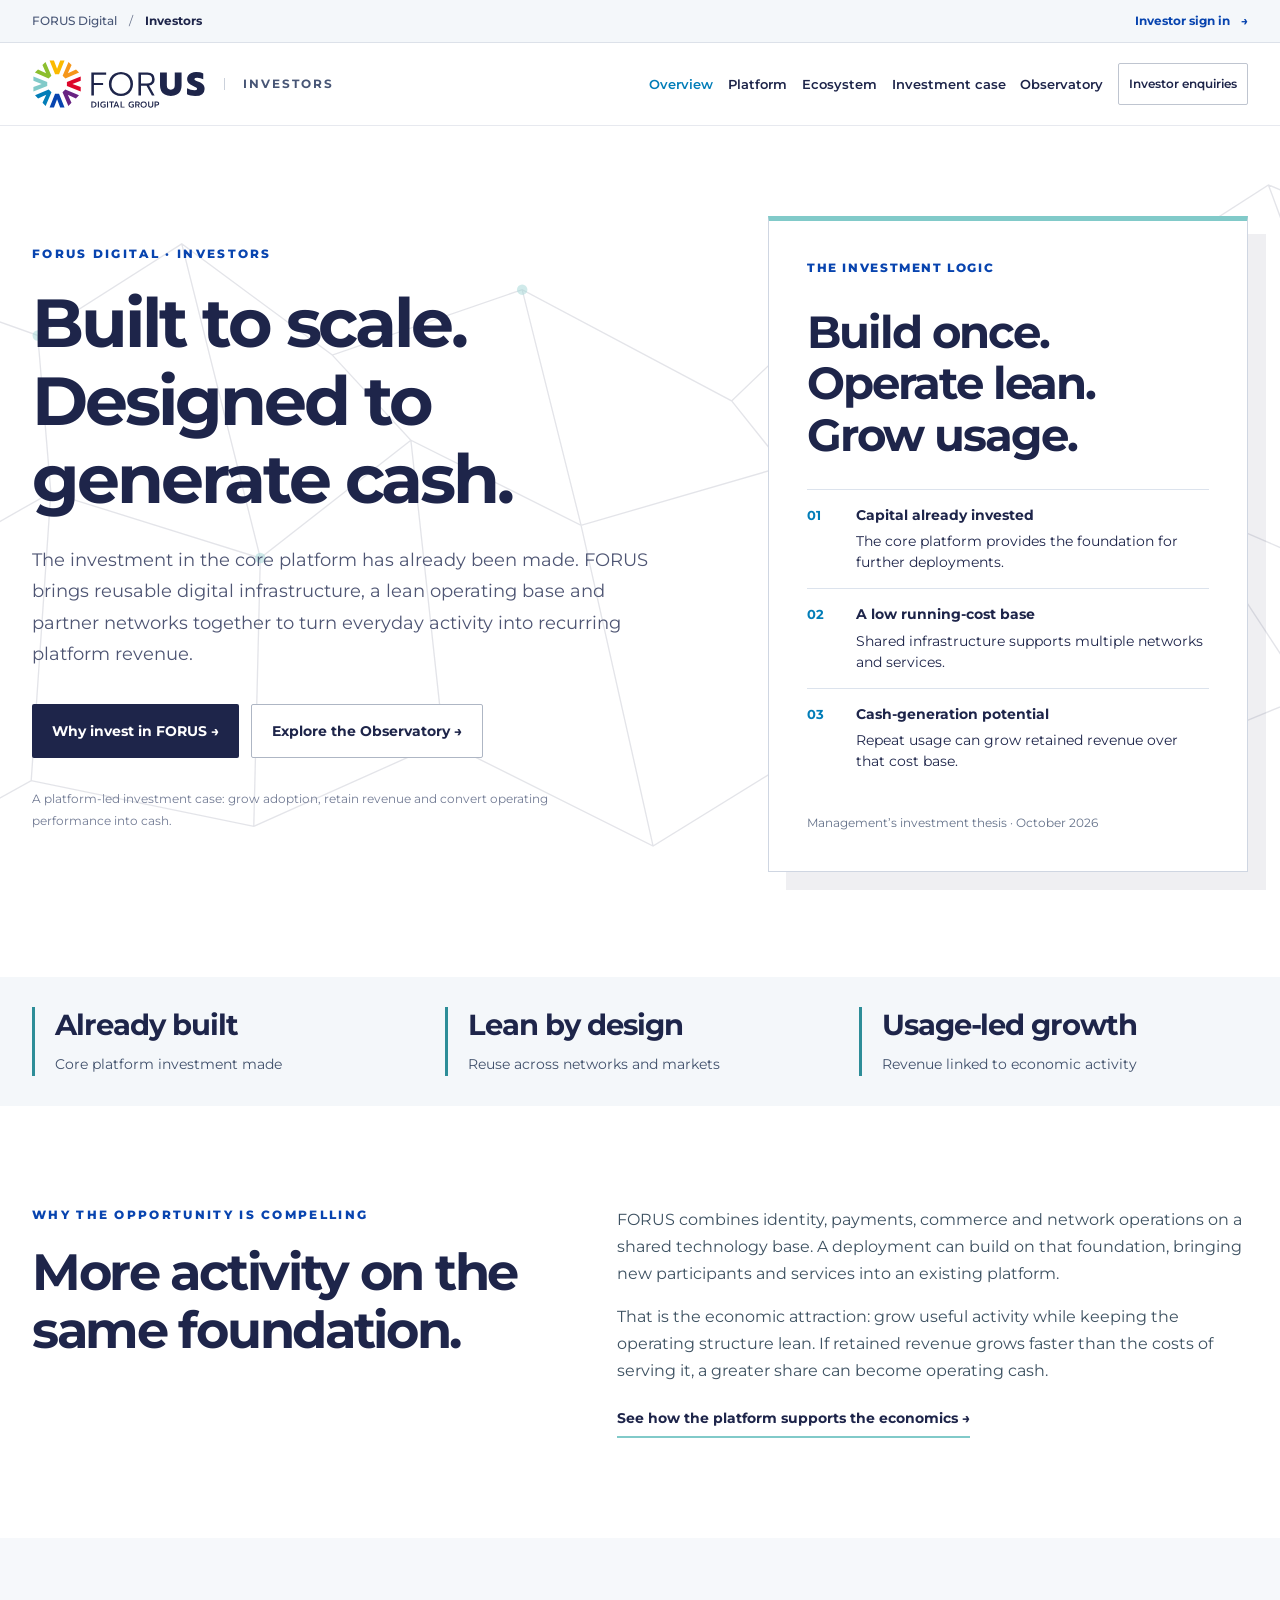
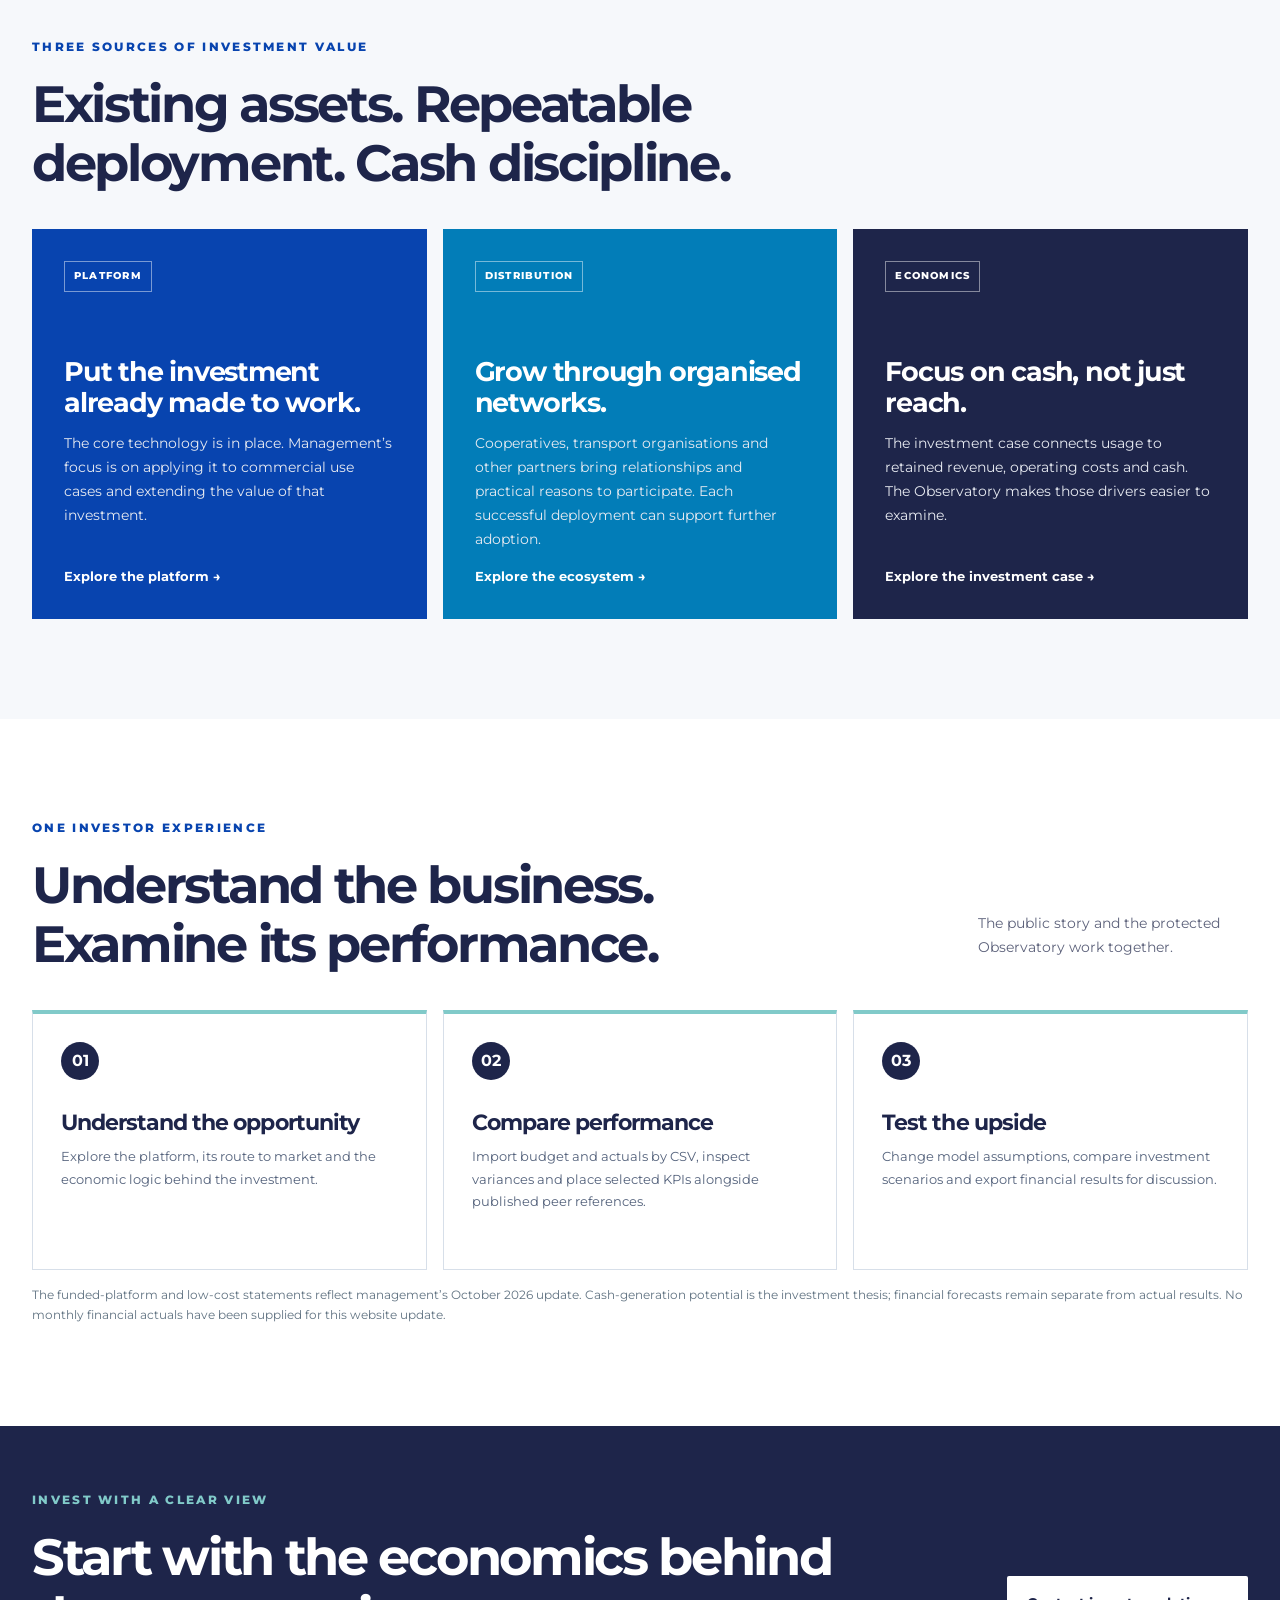
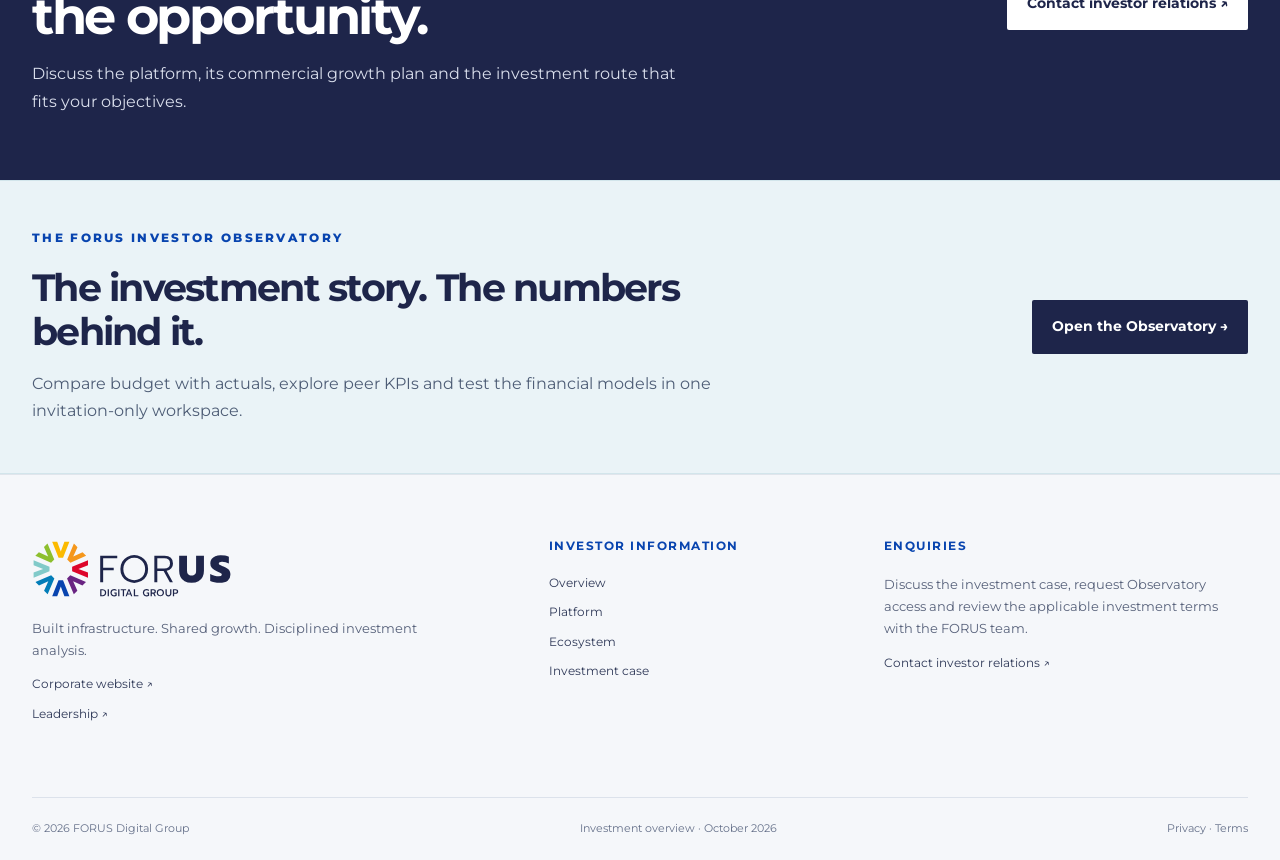
<file: index.html>
<!doctype html><html lang="en"><head><meta charset="utf-8"><meta name="viewport" content="width=device-width,initial-scale=1"><title>Overview | FORUS Digital Investors</title><link rel="canonical" href="https://investors.forus.digital/"><meta name="description" content="FORUS investment case: an already-funded core platform, a lean operating model and cash-generation potential from repeat network activity."><link rel="icon" type="image/svg+xml" href="assets/forus-icon.svg"><link rel="stylesheet" href="style.css"><script src="app.js" defer></script></head><body><a class="skip" href="#main">Skip to content</a><div class="group-bar"><div class="group-bar-inner"><nav aria-label="FORUS destinations"><a href="https://forus.digital/">FORUS Digital</a><span aria-hidden="true">/</span><a href="https://investors.forus.digital/" aria-current="location">Investors</a></nav><a class="investor-signin" href="https://forus-investor-observatory-275238838721.africa-south1.run.app/login">Investor sign in <span aria-hidden="true">→</span></a></div></div><header class="site-header"><div class="header-inner"><a class="brand" href="https://forus.digital/" aria-label="FORUS Digital home"><img class="corporate-logo" src="assets/forus-corporate.svg" alt="FORUS Digital Group" width="174" height="52"><span class="investor-label">Investors</span></a><button class="menu-toggle" aria-expanded="false" aria-controls="site-nav" aria-label="Open navigation">Menu <span>☰</span></button><nav id="site-nav" aria-label="Primary navigation"><a href="index.html" class="active" aria-current=page>Overview</a><a href="platform.html" class="" >Platform</a><a href="ecosystem.html" class="" >Ecosystem</a><a href="investment-case.html" class="" >Investment case</a><a href="observatory/">Observatory</a><a class="nav-contact" href="mailto:info@forus.digital?subject=Investor%20Relations">Investor enquiries</a></nav></div></header><main id="main">

<section class="hero"><div class="container hero-grid"><div class="hero-copy"><p class="eyebrow">FORUS DIGITAL · INVESTORS</p><h1>Built to scale.<br>Designed to generate cash.</h1><p class="hero-lead">The investment in the core platform has already been made. FORUS brings reusable digital infrastructure, a lean operating base and partner networks together to turn everyday activity into recurring platform revenue.</p><div class="hero-actions"><a class="button primary" href="investment-case.html">Why invest in FORUS →</a><a class="button ghost" href="observatory/">Explore the Observatory →</a></div><p class="hero-note">A platform-led investment case: grow adoption, retain revenue and convert operating performance into cash.</p></div><div class="model-card"><p class="deal-label">THE INVESTMENT LOGIC</p><h2>Build once.<br>Operate lean.<br>Grow usage.</h2><div class="model-row"><b>01</b><span><strong>Capital already invested</strong><br>The core platform provides the foundation for further deployments.</span></div><div class="model-row"><b>02</b><span><strong>A low running-cost base</strong><br>Shared infrastructure supports multiple networks and services.</span></div><div class="model-row"><b>03</b><span><strong>Cash-generation potential</strong><br>Repeat usage can grow retained revenue over that cost base.</span></div><p>Management’s investment thesis · October 2026</p></div></div></section>
<section class="signal-strip"><div class="container thesis-strip"><div><strong>Already built</strong><span>Core platform investment made</span></div><div><strong>Lean by design</strong><span>Reuse across networks and markets</span></div><div><strong>Usage-led growth</strong><span>Revenue linked to economic activity</span></div></div></section>
<section class="section container split-intro"><div><p class="eyebrow">WHY THE OPPORTUNITY IS COMPELLING</p><h2>More activity on the same foundation.</h2></div><div><p>FORUS combines identity, payments, commerce and network operations on a shared technology base. A deployment can build on that foundation, bringing new participants and services into an existing platform.</p><p>That is the economic attraction: grow useful activity while keeping the operating structure lean. If retained revenue grows faster than the costs of serving it, a greater share can become operating cash.</p><a class="text-link" href="platform.html">See how the platform supports the economics →</a></div></section>
<section class="section muted"><div class="container"><div class="section-head"><div><p class="eyebrow">THREE SOURCES OF INVESTMENT VALUE</p><h2>Existing assets. Repeatable deployment. Cash discipline.</h2></div></div><div class="feature-grid"><article class="feature-card navy"><span class="tag">PLATFORM</span><h3>Put the investment already made to work.</h3><p>The core technology is in place. Management’s focus is on applying it to commercial use cases and extending the value of that investment.</p><a href="platform.html">Explore the platform →</a></article><article class="feature-card sky"><span class="tag">DISTRIBUTION</span><h3>Grow through organised networks.</h3><p>Cooperatives, transport organisations and other partners bring relationships and practical reasons to participate. Each successful deployment can support further adoption.</p><a href="ecosystem.html">Explore the ecosystem →</a></article><article class="feature-card orange"><span class="tag">ECONOMICS</span><h3>Focus on cash, not just reach.</h3><p>The investment case connects usage to retained revenue, operating costs and cash. The Observatory makes those drivers easier to examine.</p><a href="investment-case.html">Explore the investment case →</a></article></div></div></section>
<section class="section container"><div class="section-head"><div><p class="eyebrow">ONE INVESTOR EXPERIENCE</p><h2>Understand the business. Examine its performance.</h2></div><p>The public story and the protected Observatory work together.</p></div><div class="transaction-steps"><article><b>01</b><h3>Understand the opportunity</h3><p>Explore the platform, its route to market and the economic logic behind the investment.</p></article><article><b>02</b><h3>Compare performance</h3><p>Import budget and actuals by CSV, inspect variances and place selected KPIs alongside published peer references.</p></article><article><b>03</b><h3>Test the upside</h3><p>Change model assumptions, compare investment scenarios and export financial results for discussion.</p></article></div><p class="source-line">The funded-platform and low-cost statements reflect management’s October 2026 update. Cash-generation potential is the investment thesis; financial forecasts remain separate from actual results. No monthly financial actuals have been supplied for this website update.</p></section>
<section class="callout"><div class="container callout-inner"><div><p class="eyebrow light">INVEST WITH A CLEAR VIEW</p><h2>Start with the economics behind the opportunity.</h2><p>Discuss the platform, its commercial growth plan and the investment route that fits your objectives.</p></div><a class="button white" href="mailto:info@forus.digital?subject=Investor%20Relations">Contact investor relations ↗</a></div></section>
<section class="investor-workspace"><div class="container workspace-inner"><div><p class="eyebrow">THE FORUS INVESTOR OBSERVATORY</p><h2>The investment story. The numbers behind it.</h2><p>Compare budget with actuals, explore peer KPIs and test the financial models in one invitation-only workspace.</p></div><a class="button primary" href="observatory/">Open the Observatory →</a></div></section></main><footer class="footer"><div class="container footer-main"><div><img class="footer-corporate-logo" src="assets/forus-corporate.svg" alt="FORUS Digital Group" width="200" height="60"><p>Built infrastructure. Shared growth. Disciplined investment analysis.</p><a href="https://forus.digital/">Corporate website ↗</a><a href="https://forus.digital/leadership.html">Leadership ↗</a></div><div><h3>Investor information</h3><a href="index.html" class="active" aria-current=page>Overview</a><a href="platform.html" class="" >Platform</a><a href="ecosystem.html" class="" >Ecosystem</a><a href="investment-case.html" class="" >Investment case</a></div><div><h3>Enquiries</h3><p>Discuss the investment case, request Observatory access and review the applicable investment terms with the FORUS team.</p><a href="mailto:info@forus.digital?subject=Investor%20Relations">Contact investor relations ↗</a></div></div><div class="container footer-bottom"><span>© 2026 FORUS Digital Group</span><span>Investment overview · October 2026</span><span><a href="https://forus.digital/privacy.html">Privacy</a> · <a href="https://forus.digital/terms.html">Terms</a></span></div></footer></body></html>
</file>
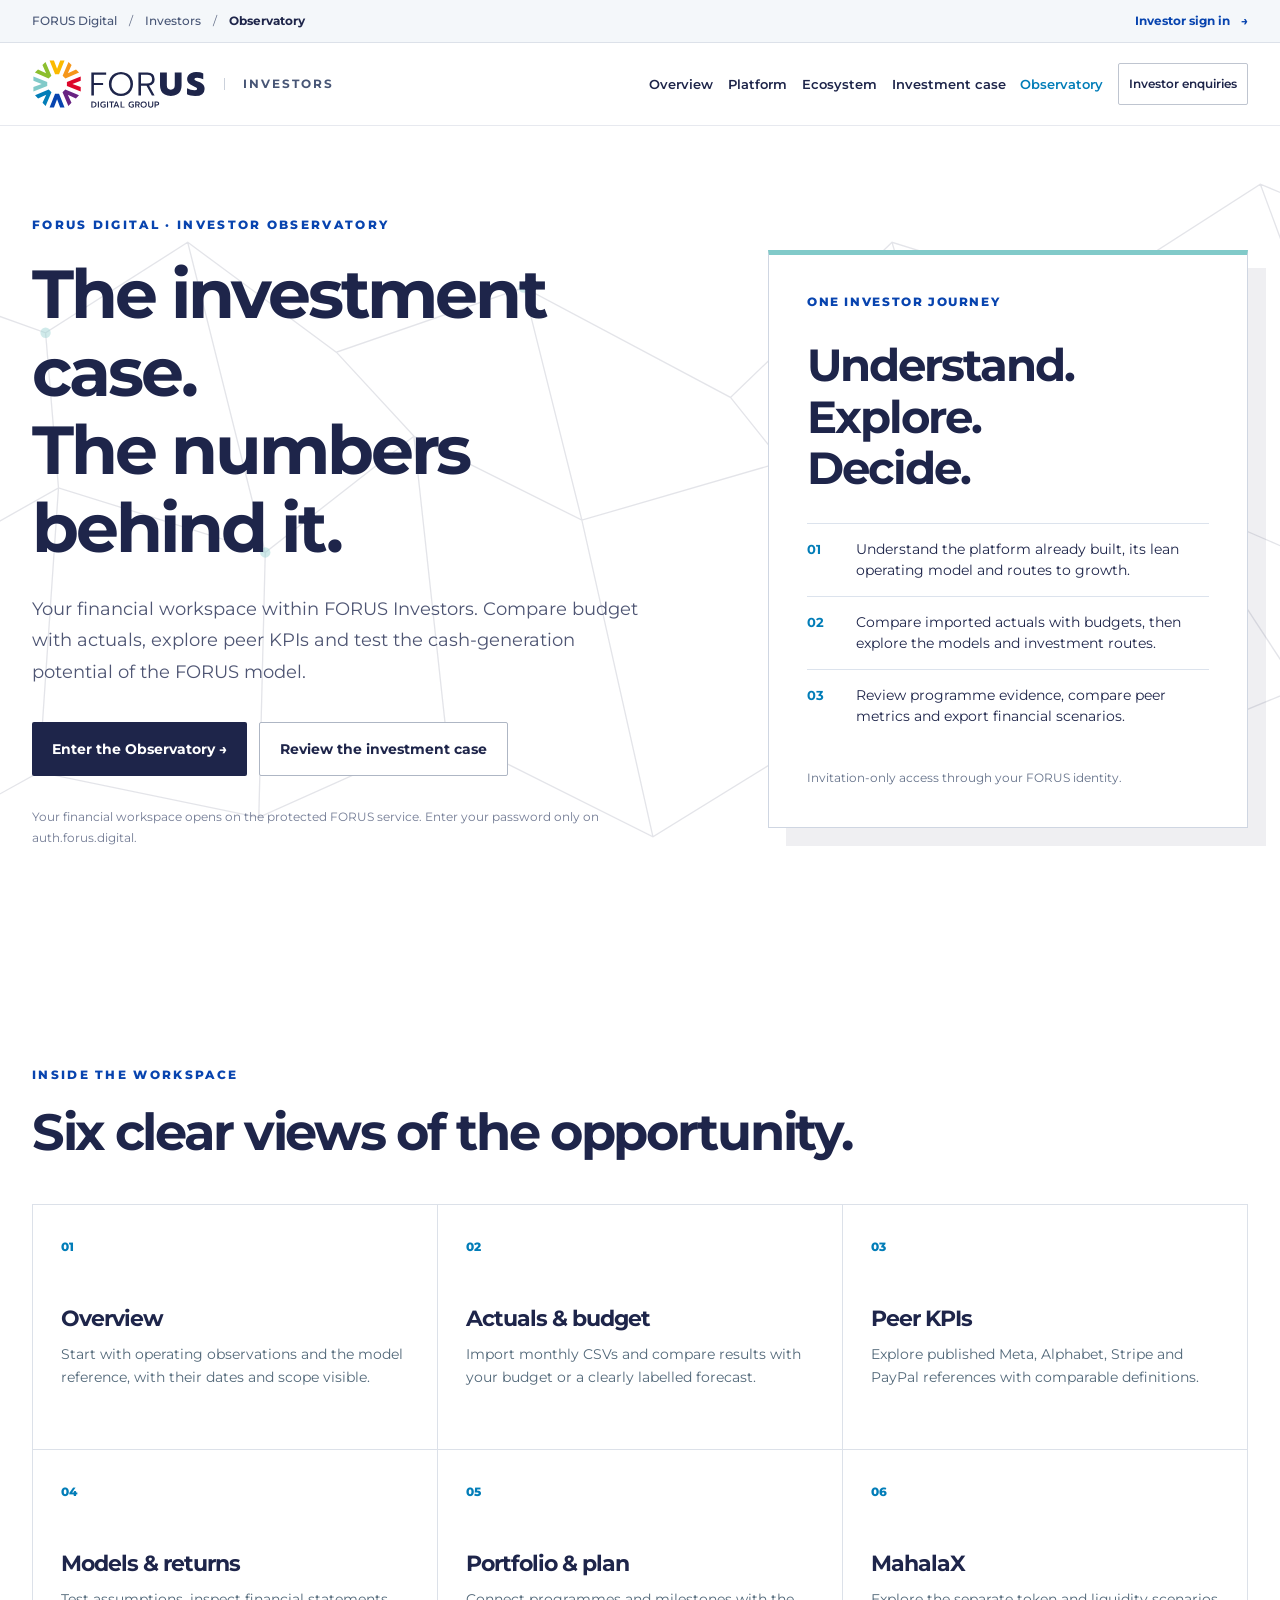
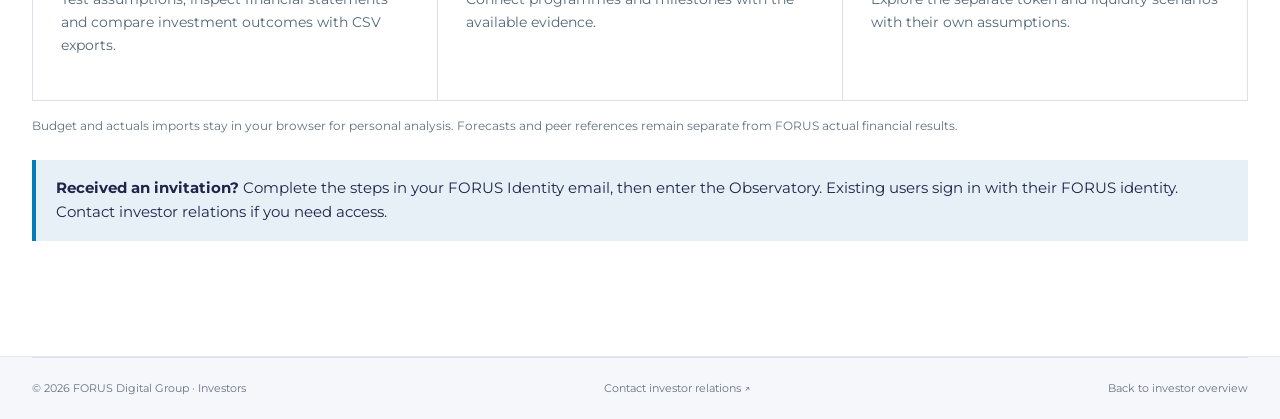
<file: observatory/index.html>
<!doctype html><html lang="en"><head><meta charset="utf-8"><meta name="viewport" content="width=device-width,initial-scale=1"><meta name="referrer" content="same-origin"><title>Observatory | FORUS Digital Investors</title><link rel="canonical" href="https://investors.forus.digital/observatory/"><meta name="description" content="The FORUS investor workspace: CSV budget and actuals, peer KPIs, financial models and investment scenarios, with invitation-only access."><link rel="icon" href="assets/forus-icon.svg"><link rel="stylesheet" href="style.css"><script src="navigation.js" defer></script><script src="entry.js" defer></script></head><body><a class="skip" href="#main">Skip to content</a><div class="group-bar"><div class="group-bar-inner"><nav aria-label="FORUS destinations"><a href="https://forus.digital/">FORUS Digital</a><span aria-hidden="true">/</span><a href="https://investors.forus.digital/">Investors</a><span aria-hidden="true">/</span><span aria-current="location">Observatory</span></nav><a class="investor-signin" href="https://forus-investor-observatory-275238838721.africa-south1.run.app/login">Investor sign in <span aria-hidden="true">→</span></a></div></div><header class="site-header"><div class="header-inner"><a class="brand" href="https://forus.digital/" aria-label="FORUS Digital home"><img class="corporate-logo" src="assets/forus-corporate.svg" alt="FORUS Digital Group" width="174" height="52"><span class="investor-label">Investors</span></a><button class="menu-toggle" aria-expanded="false" aria-controls="site-nav" aria-label="Open navigation">Menu <span>☰</span></button><nav id="site-nav" aria-label="Primary navigation"><a href="../index.html" class="">Overview</a><a href="../platform.html" class="" >Platform</a><a href="../ecosystem.html" class="" >Ecosystem</a><a href="../investment-case.html" class="" >Investment case</a><a class="active" aria-current="page" href="./">Observatory</a><a class="nav-contact" href="mailto:info@forus.digital?subject=Investor%20Relations">Investor enquiries</a></nav></div></header><main id="main"><section class="hero"><div class="container hero-grid"><div class="hero-copy"><p class="eyebrow">FORUS DIGITAL · INVESTOR OBSERVATORY</p><h1>The investment case.<br>The numbers behind it.</h1><p class="hero-lead">Your financial workspace within FORUS Investors. Compare budget with actuals, explore peer KPIs and test the cash-generation potential of the FORUS model.</p><div class="hero-actions"><a id="enter" class="button primary" hidden>Enter the Observatory →</a><a class="button ghost" href="../investment-case.html">Review the investment case</a></div><p id="status" class="hero-note" role="status">Investor access is being verified. Your investor contact will confirm when the workspace is ready.</p></div><div class="model-card"><p class="deal-label">ONE INVESTOR JOURNEY</p><h2>Understand.<br>Explore.<br>Decide.</h2><div class="model-row"><b>01</b><span>Understand the platform already built, its lean operating model and routes to growth.</span></div><div class="model-row"><b>02</b><span>Compare imported actuals with budgets, then explore the models and investment routes.</span></div><div class="model-row"><b>03</b><span>Review programme evidence, compare peer metrics and export financial scenarios.</span></div><p>Invitation-only access through your FORUS identity.</p></div></div></section><section class="section container"><p class="eyebrow">INSIDE THE WORKSPACE</p><h2>Six clear views of the opportunity.</h2><div class="capability-grid"><article><span>01</span><h3>Overview</h3><p>Start with operating observations and the model reference, with their dates and scope visible.</p></article><article><span>02</span><h3>Actuals &amp; budget</h3><p>Import monthly CSVs and compare results with your budget or a clearly labelled forecast.</p></article><article><span>03</span><h3>Peer KPIs</h3><p>Explore published Meta, Alphabet, Stripe and PayPal references with comparable definitions.</p></article><article><span>04</span><h3>Models &amp; returns</h3><p>Test assumptions, inspect financial statements and compare investment outcomes with CSV exports.</p></article><article><span>05</span><h3>Portfolio &amp; plan</h3><p>Connect programmes and milestones with the available evidence.</p></article><article><span>06</span><h3>MahalaX</h3><p>Explore the separate token and liquidity scenarios with their own assumptions.</p></article></div><p class="source-line">Budget and actuals imports stay in your browser for personal analysis. Forecasts and peer references remain separate from FORUS actual financial results.</p><p class="bridge-note"><strong>Received an invitation?</strong> Complete the steps in your FORUS Identity email, then enter the Observatory. Existing users sign in with their FORUS identity. Contact investor relations if you need access.</p></section></main><footer class="footer"><div class="container footer-bottom"><span>© 2026 FORUS Digital Group · Investors</span><a href="mailto:info@forus.digital?subject=Investor%20Relations">Contact investor relations ↗</a><a href="../">Back to investor overview</a></div></footer></body></html>
</file>
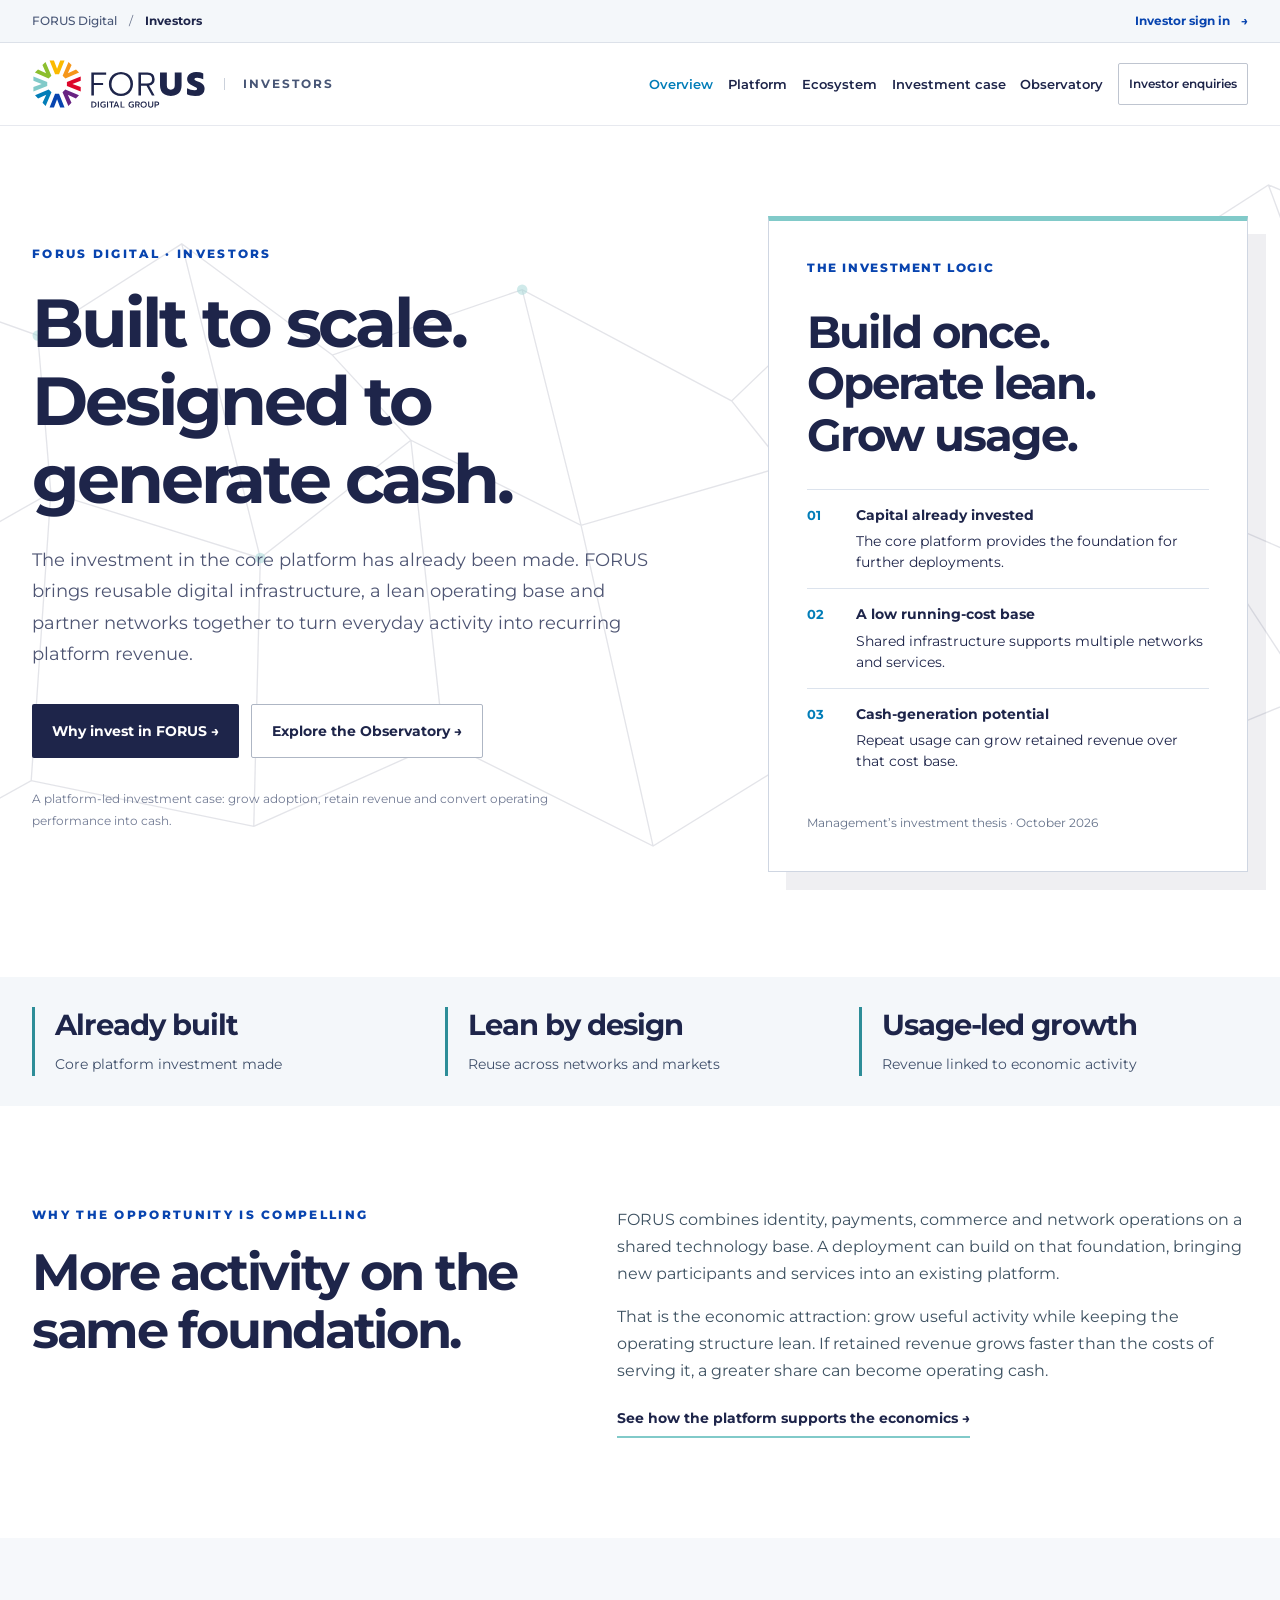
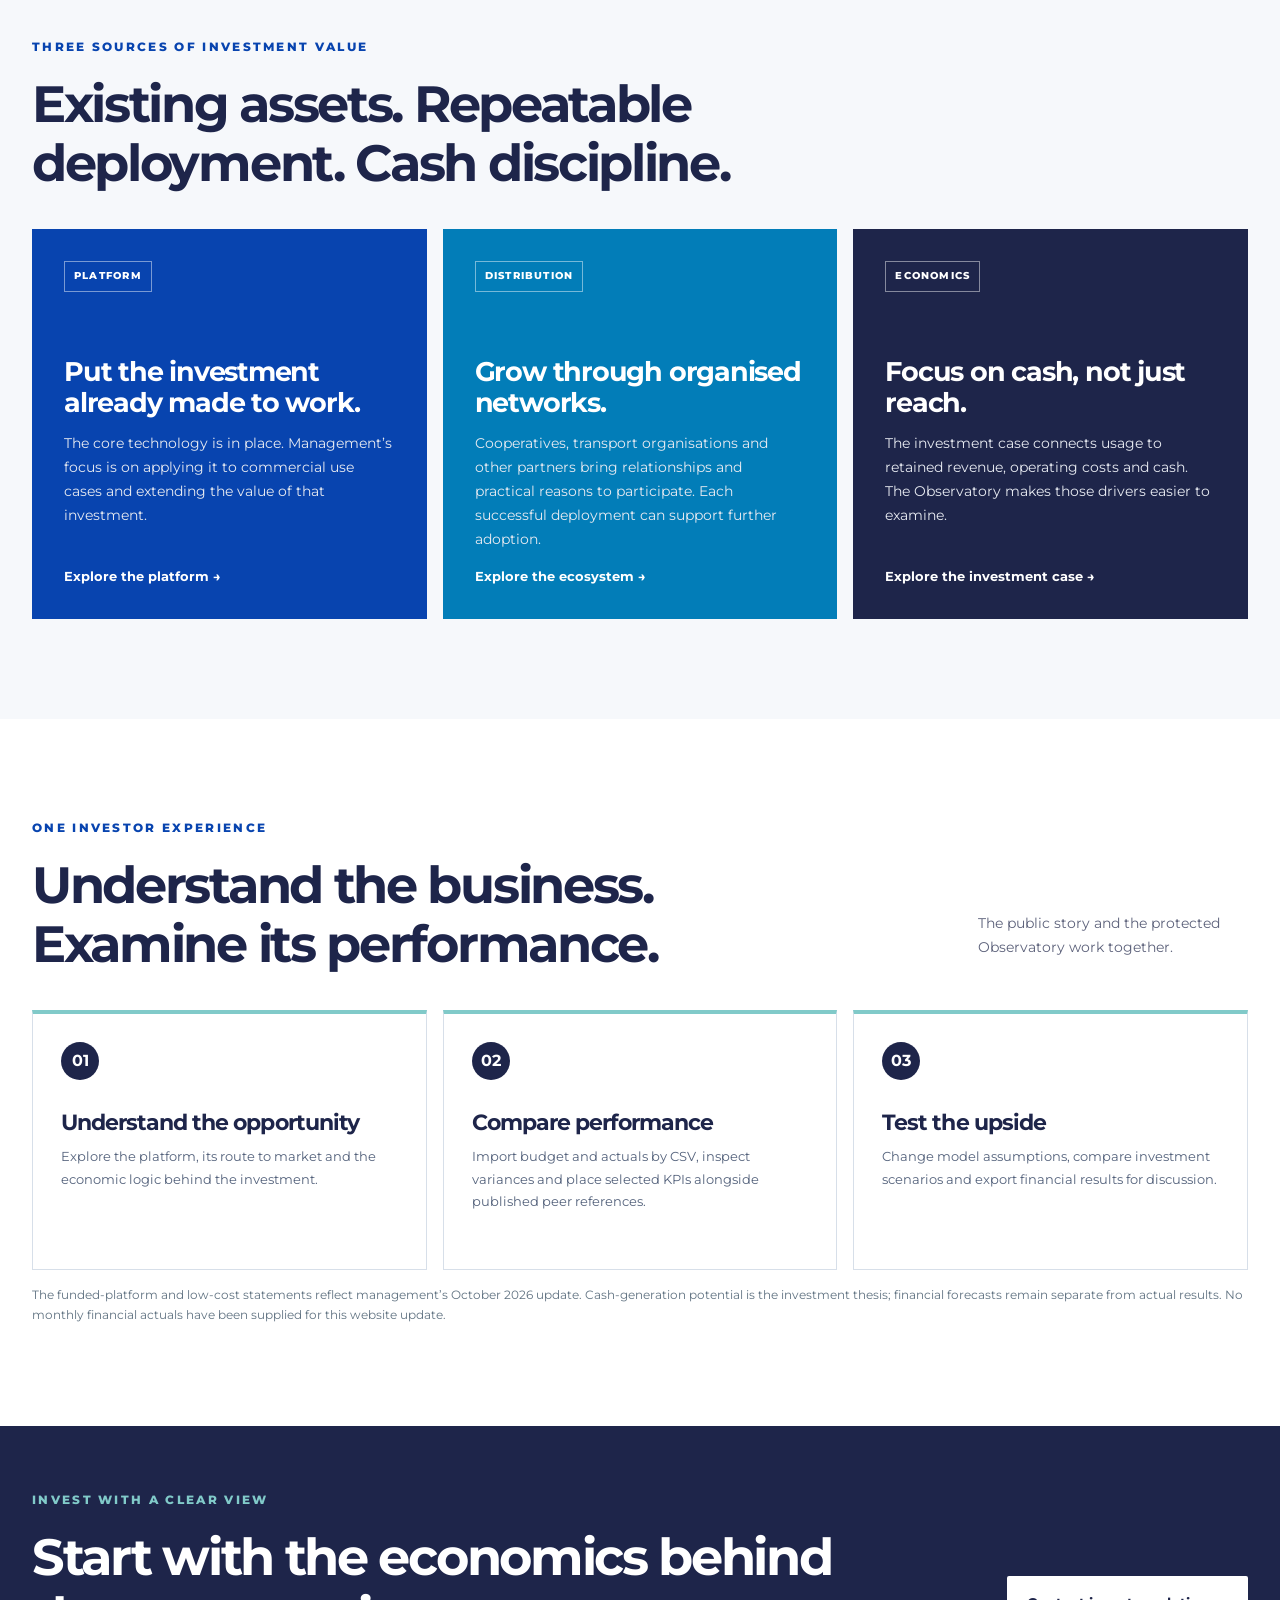
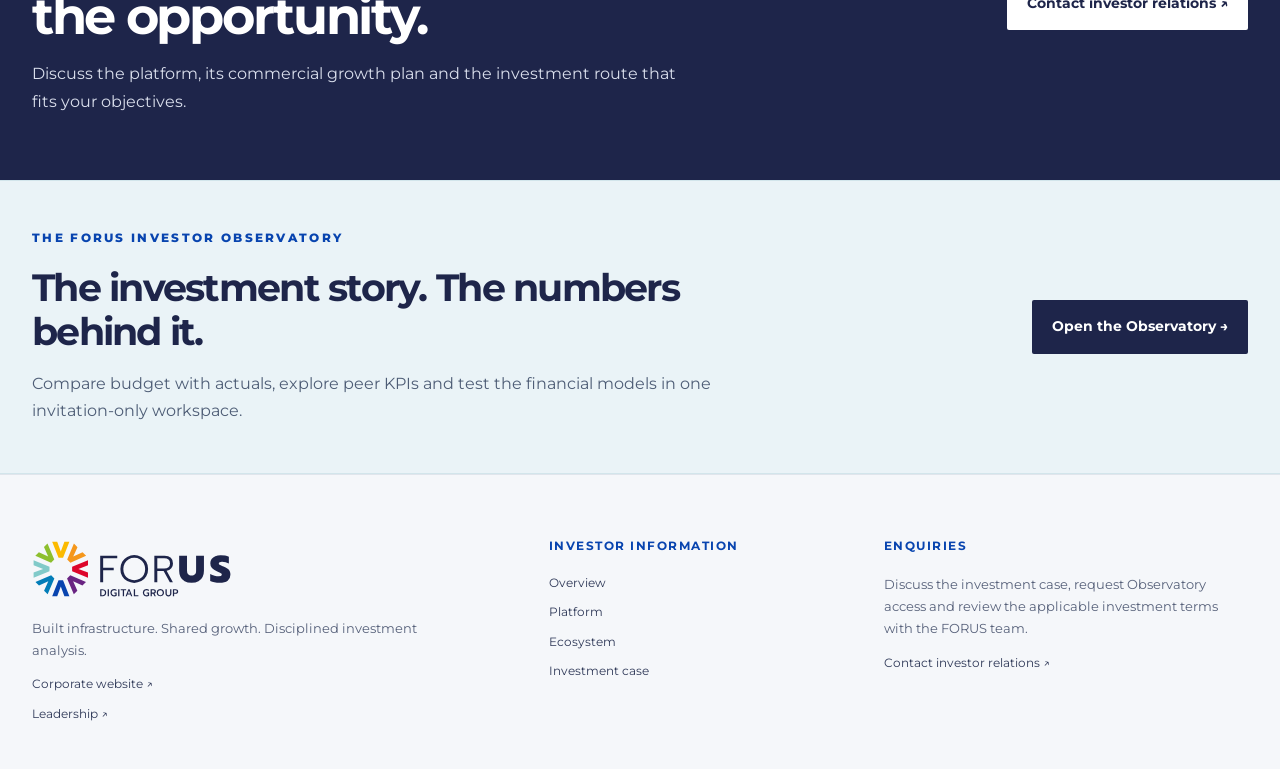
<file: diligence.html>
<!doctype html><html lang="en"><head><meta charset="utf-8"><meta name="viewport" content="width=device-width,initial-scale=1"><meta http-equiv="refresh" content="0;url=./"><link rel="canonical" href="https://investors.forus.digital/"><title>FORUS Investors</title></head><body><p><a href="./">Continue to FORUS Investors</a></p></body></html>
</file>
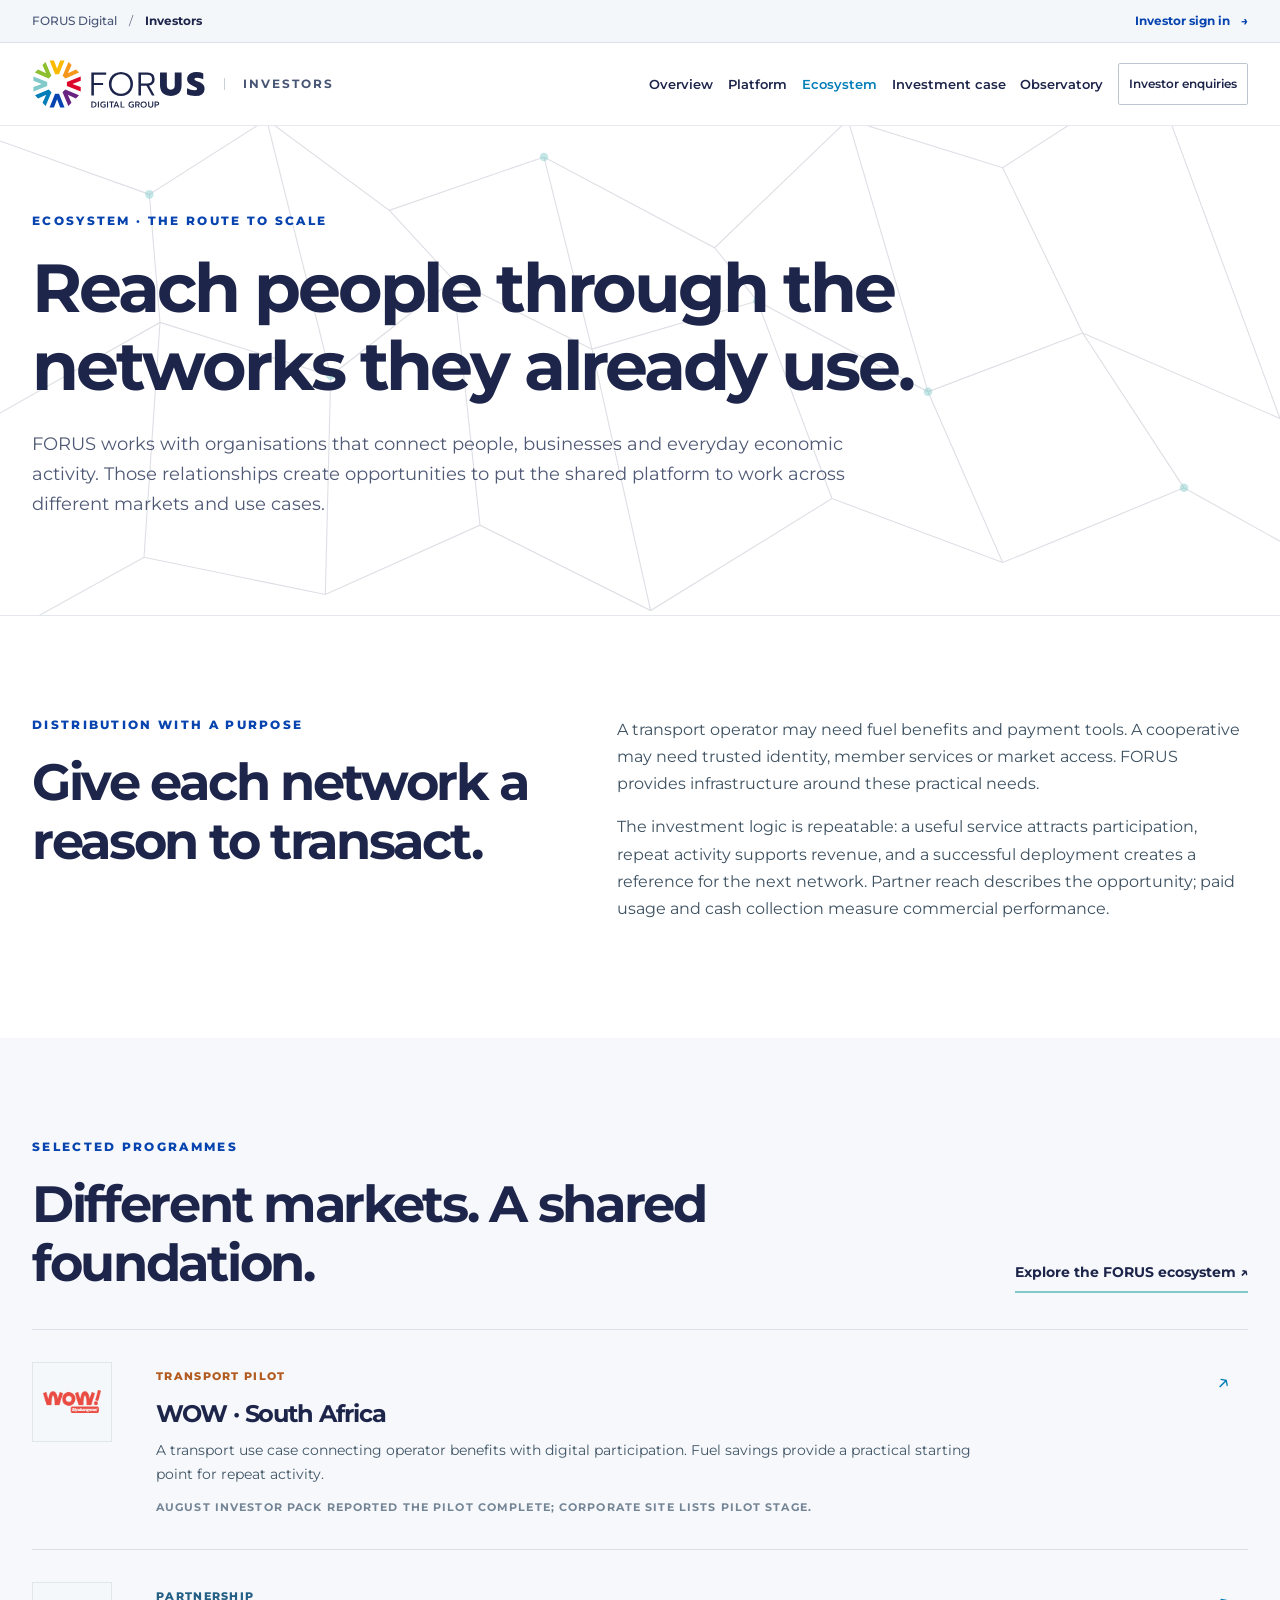
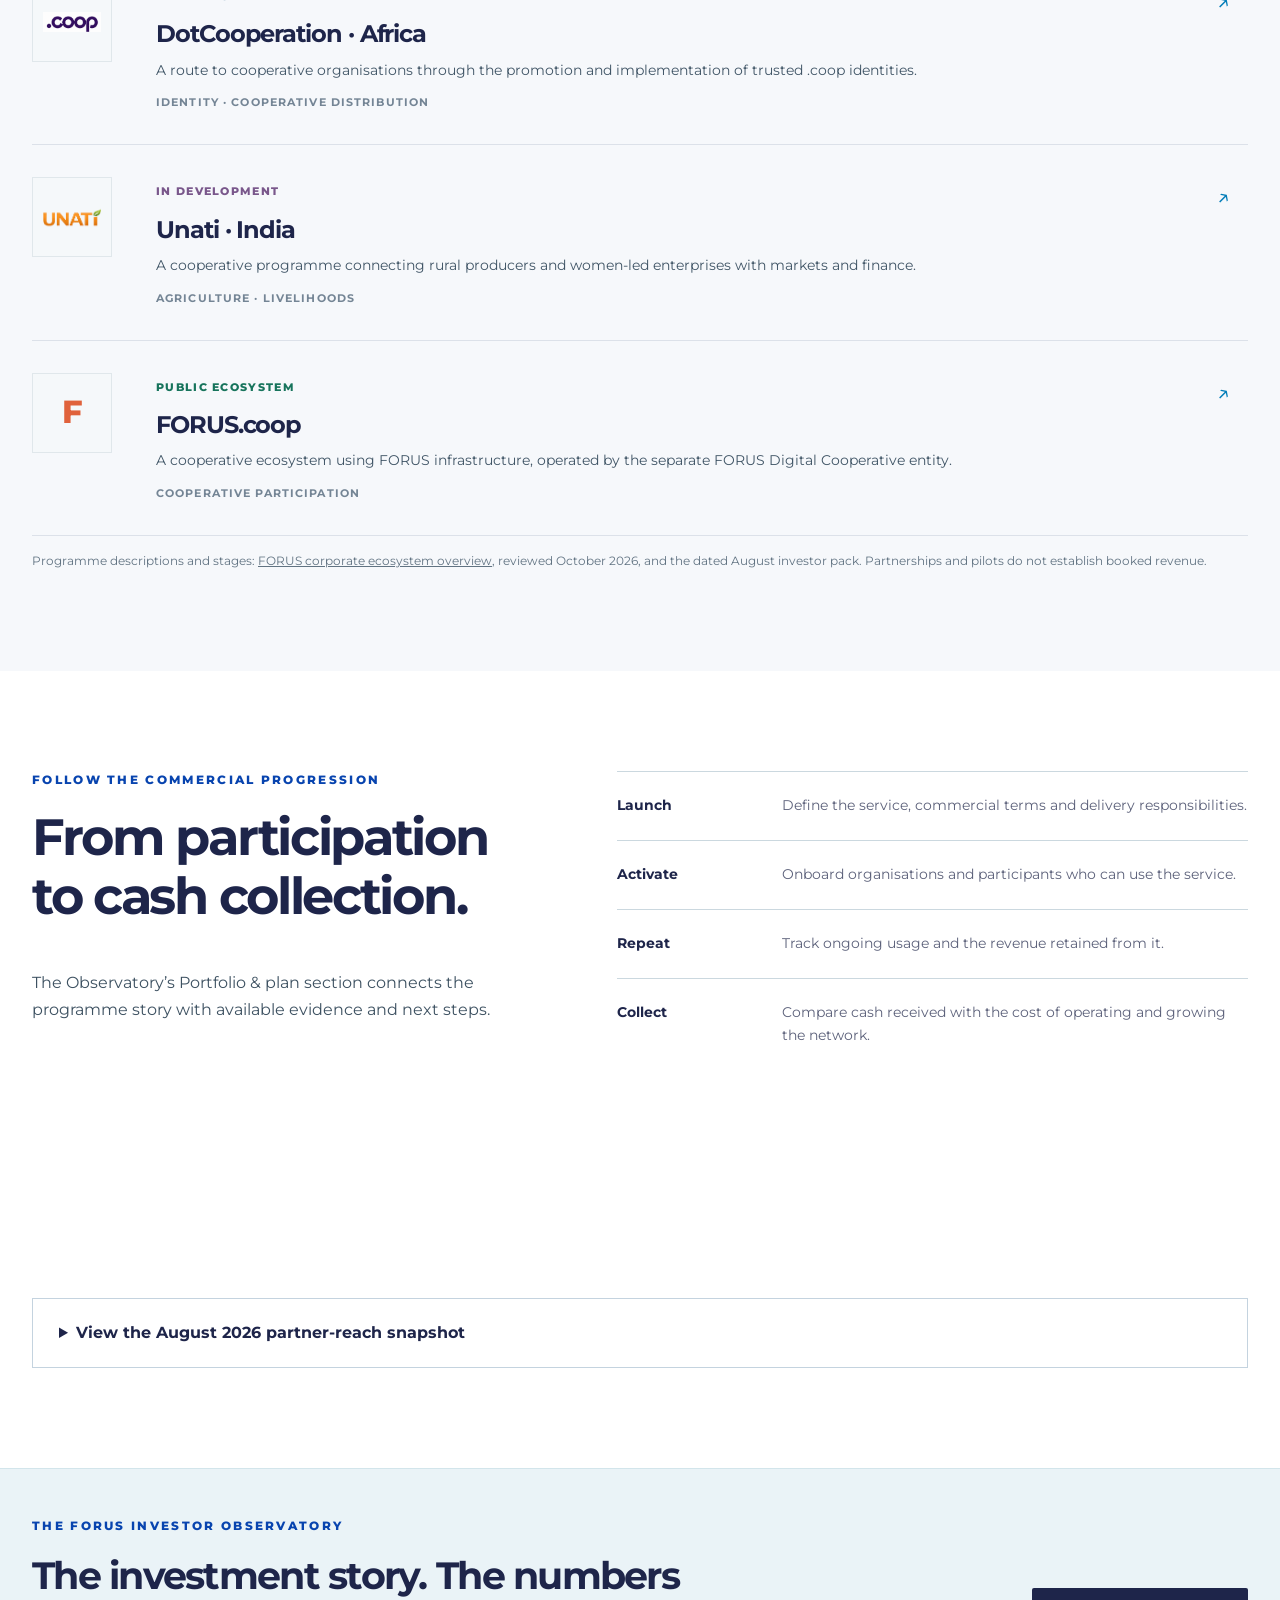
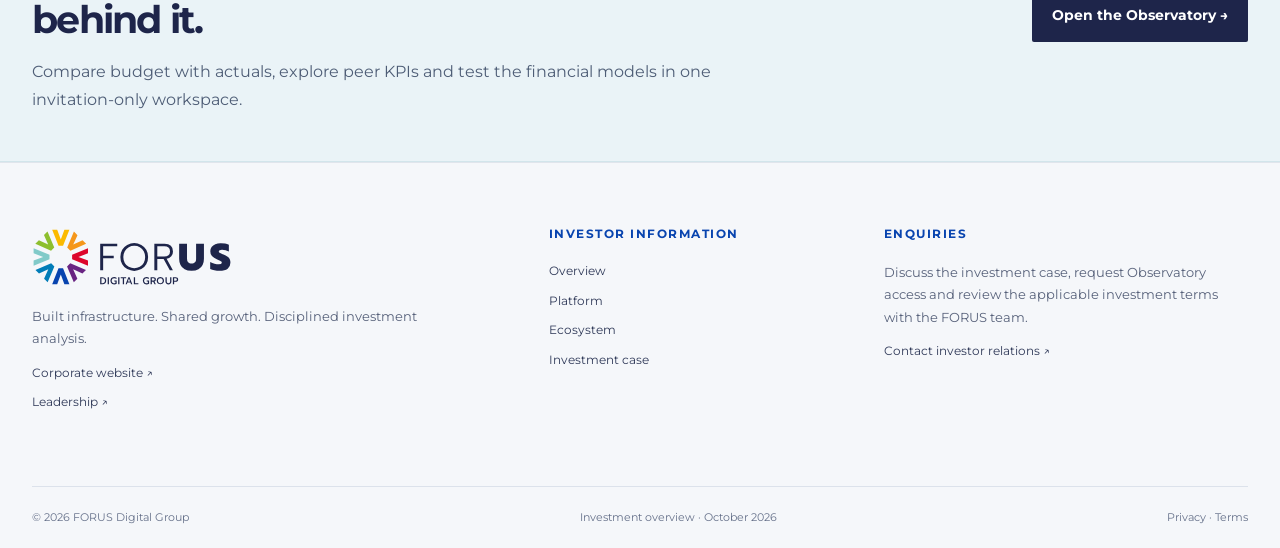
<file: ecosystem.html>
<!doctype html><html lang="en"><head><meta charset="utf-8"><meta name="viewport" content="width=device-width,initial-scale=1"><title>Ecosystem | FORUS Digital Investors</title><link rel="canonical" href="https://investors.forus.digital/ecosystem.html"><meta name="description" content="FORUS routes to market: partner networks, cooperative services and transport use cases built on shared infrastructure."><link rel="icon" type="image/svg+xml" href="assets/forus-icon.svg"><link rel="stylesheet" href="style.css"><script src="app.js" defer></script></head><body><a class="skip" href="#main">Skip to content</a><div class="group-bar"><div class="group-bar-inner"><nav aria-label="FORUS destinations"><a href="https://forus.digital/">FORUS Digital</a><span aria-hidden="true">/</span><a href="https://investors.forus.digital/" aria-current="location">Investors</a></nav><a class="investor-signin" href="https://forus-investor-observatory-275238838721.africa-south1.run.app/login">Investor sign in <span aria-hidden="true">→</span></a></div></div><header class="site-header"><div class="header-inner"><a class="brand" href="https://forus.digital/" aria-label="FORUS Digital home"><img class="corporate-logo" src="assets/forus-corporate.svg" alt="FORUS Digital Group" width="174" height="52"><span class="investor-label">Investors</span></a><button class="menu-toggle" aria-expanded="false" aria-controls="site-nav" aria-label="Open navigation">Menu <span>☰</span></button><nav id="site-nav" aria-label="Primary navigation"><a href="index.html" class="" >Overview</a><a href="platform.html" class="" >Platform</a><a href="ecosystem.html" class="active" aria-current=page>Ecosystem</a><a href="investment-case.html" class="" >Investment case</a><a href="observatory/">Observatory</a><a class="nav-contact" href="mailto:info@forus.digital?subject=Investor%20Relations">Investor enquiries</a></nav></div></header><main id="main">

<section class="page-hero"><div class="container"><p class="eyebrow">ECOSYSTEM · THE ROUTE TO SCALE</p><h1>Reach people through the networks they already use.</h1><p>FORUS works with organisations that connect people, businesses and everyday economic activity. Those relationships create opportunities to put the shared platform to work across different markets and use cases.</p></div></section>
<section class="section container split-intro"><div><p class="eyebrow">DISTRIBUTION WITH A PURPOSE</p><h2>Give each network a reason to transact.</h2></div><div><p>A transport operator may need fuel benefits and payment tools. A cooperative may need trusted identity, member services or market access. FORUS provides infrastructure around these practical needs.</p><p>The investment logic is repeatable: a useful service attracts participation, repeat activity supports revenue, and a successful deployment creates a reference for the next network. Partner reach describes the opportunity; paid usage and cash collection measure commercial performance.</p></div></section>
<section class="section muted"><div class="container"><div class="section-head"><div><p class="eyebrow">SELECTED PROGRAMMES</p><h2>Different markets. A shared foundation.</h2></div><a class="text-link" href="https://forus.digital/ecosystem.html">Explore the FORUS ecosystem ↗</a></div><div class="portfolio"><article><img src="assets/wow.png" alt="WOW logo" loading="lazy"><div><span class="status pilot">Transport pilot</span><h3>WOW · South Africa</h3><p>A transport use case connecting operator benefits with digital participation. Fuel savings provide a practical starting point for repeat activity.</p><small>August investor pack reported the pilot complete; corporate site lists pilot stage.</small></div><a href="https://wow.forus.digital/" aria-label="Visit WOW">↗</a></article><article><img src="assets/dotcoop.png" alt="DotCooperation logo" loading="lazy"><div><span class="status partner">Partnership</span><h3>DotCooperation · Africa</h3><p>A route to cooperative organisations through the promotion and implementation of trusted .coop identities.</p><small>Identity · cooperative distribution</small></div><a href="https://forus.digital/ecosystem.html" aria-label="Read about DotCooperation">↗</a></article><article><img src="assets/unati.png" alt="Unati logo" loading="lazy"><div><span class="status develop">In development</span><h3>Unati · India</h3><p>A cooperative programme connecting rural producers and women-led enterprises with markets and finance.</p><small>Agriculture · livelihoods</small></div><a href="https://forus.digital/news-connect-with-a-coop.html" aria-label="Read about Unati">↗</a></article><article><div class="portfolio-icon letter">F</div><div><span class="status live">Public ecosystem</span><h3>FORUS.coop</h3><p>A cooperative ecosystem using FORUS infrastructure, operated by the separate FORUS Digital Cooperative entity.</p><small>Cooperative participation</small></div><a href="https://forus.coop/" aria-label="Visit FORUS.coop">↗</a></article></div><p class="source-line">Programme descriptions and stages: <a href="https://forus.digital/ecosystem.html">FORUS corporate ecosystem overview</a>, reviewed October 2026, and the dated August investor pack. Partnerships and pilots do not establish booked revenue.</p></div></section>
<section class="section container two-col"><div><p class="eyebrow">FOLLOW THE COMMERCIAL PROGRESSION</p><h2>From participation to cash collection.</h2><p>The Observatory’s Portfolio &amp; plan section connects the programme story with available evidence and next steps.</p></div><div class="metrics-table"><div><b>Launch</b><span>Define the service, commercial terms and delivery responsibilities.</span></div><div><b>Activate</b><span>Onboard organisations and participants who can use the service.</span></div><div><b>Repeat</b><span>Track ongoing usage and the revenue retained from it.</span></div><div><b>Collect</b><span>Compare cash received with the cost of operating and growing the network.</span></div></div></section>
<section class="section container reference-intro"><details class="reference-details"><summary>View the August 2026 partner-reach snapshot</summary><div class="reference-body"><p class="reference-note">Historical opportunity estimates, retained for context. They are not current adoption figures or a forecast.</p><section class="section container"><div class="section-head"><div><p class="eyebrow">AUGUST 2026 PIPELINE</p><h2>Reach estimates are an opportunity, not a user count.</h2></div><p>Seven of ten listed programmes include partner-stated estimates.</p></div><div class="pipeline-table-wrap"><table class="pipeline-table"><thead><tr><th>Geography</th><th>Programmes</th><th>Stated minimum</th><th>Full stated potential</th></tr></thead><tbody><tr><th>South Africa</th><td>4</td><td>3.2m</td><td>14m</td></tr><tr><th>United States</th><td>1</td><td>1m</td><td>25m</td></tr><tr><th>India</th><td>1</td><td>1m</td><td>25m</td></tr><tr><th>Dubai</th><td>2, one unquantified</td><td>0.2m</td><td>1m</td></tr><tr><th>Global channels</th><td>2, both unquantified</td><td>—</td><td>—</td></tr></tbody><tfoot><tr><th>Total</th><td>10</td><td>5.4m</td><td>65m</td></tr></tfoot></table></div><p class="source-line">Source: “Pipeline August 2026” in the investor folder. Estimates are neither signed volume commitments nor active users. No conversion rate was supplied, and the snapshot does not establish booked revenue.</p></section></div></details></section>
<section class="investor-workspace"><div class="container workspace-inner"><div><p class="eyebrow">THE FORUS INVESTOR OBSERVATORY</p><h2>The investment story. The numbers behind it.</h2><p>Compare budget with actuals, explore peer KPIs and test the financial models in one invitation-only workspace.</p></div><a class="button primary" href="observatory/">Open the Observatory →</a></div></section></main><footer class="footer"><div class="container footer-main"><div><img class="footer-corporate-logo" src="assets/forus-corporate.svg" alt="FORUS Digital Group" width="200" height="60"><p>Built infrastructure. Shared growth. Disciplined investment analysis.</p><a href="https://forus.digital/">Corporate website ↗</a><a href="https://forus.digital/leadership.html">Leadership ↗</a></div><div><h3>Investor information</h3><a href="index.html" class="" >Overview</a><a href="platform.html" class="" >Platform</a><a href="ecosystem.html" class="active" aria-current=page>Ecosystem</a><a href="investment-case.html" class="" >Investment case</a></div><div><h3>Enquiries</h3><p>Discuss the investment case, request Observatory access and review the applicable investment terms with the FORUS team.</p><a href="mailto:info@forus.digital?subject=Investor%20Relations">Contact investor relations ↗</a></div></div><div class="container footer-bottom"><span>© 2026 FORUS Digital Group</span><span>Investment overview · October 2026</span><span><a href="https://forus.digital/privacy.html">Privacy</a> · <a href="https://forus.digital/terms.html">Terms</a></span></div></footer></body></html>
</file>
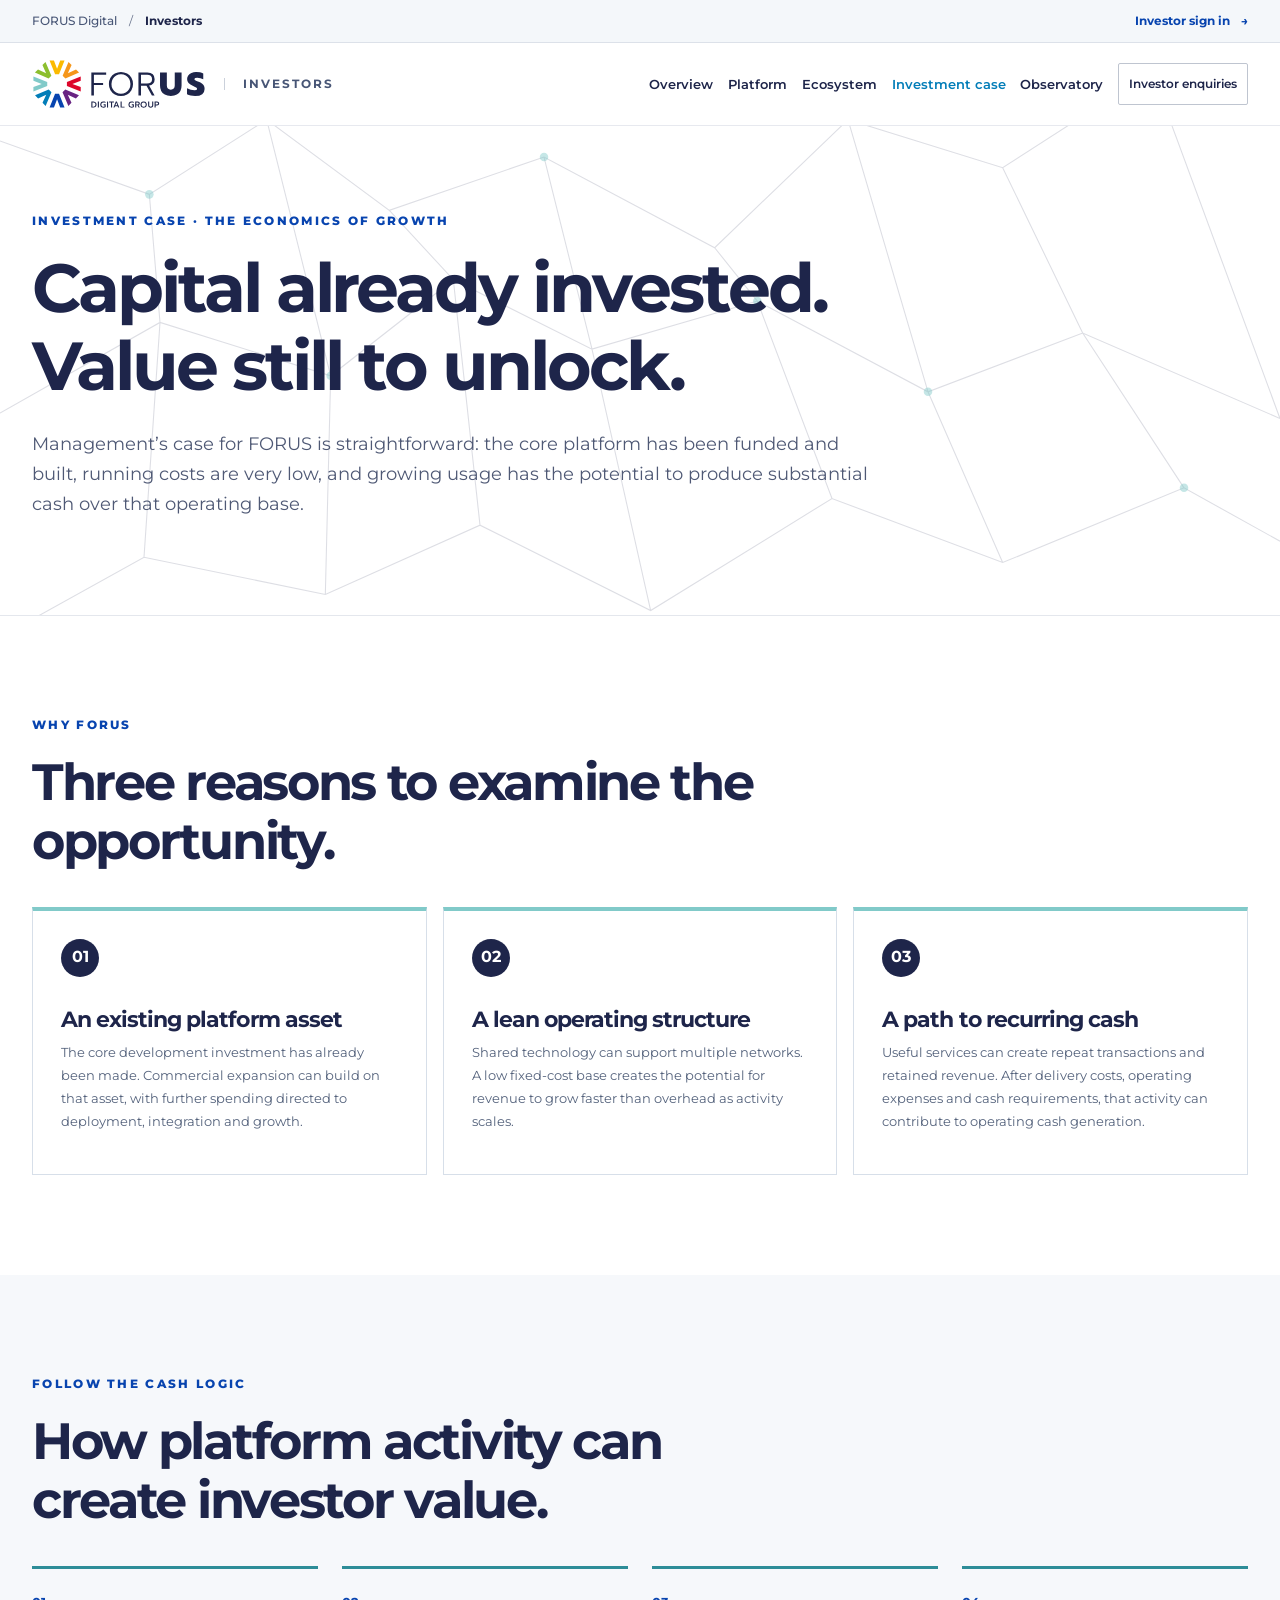
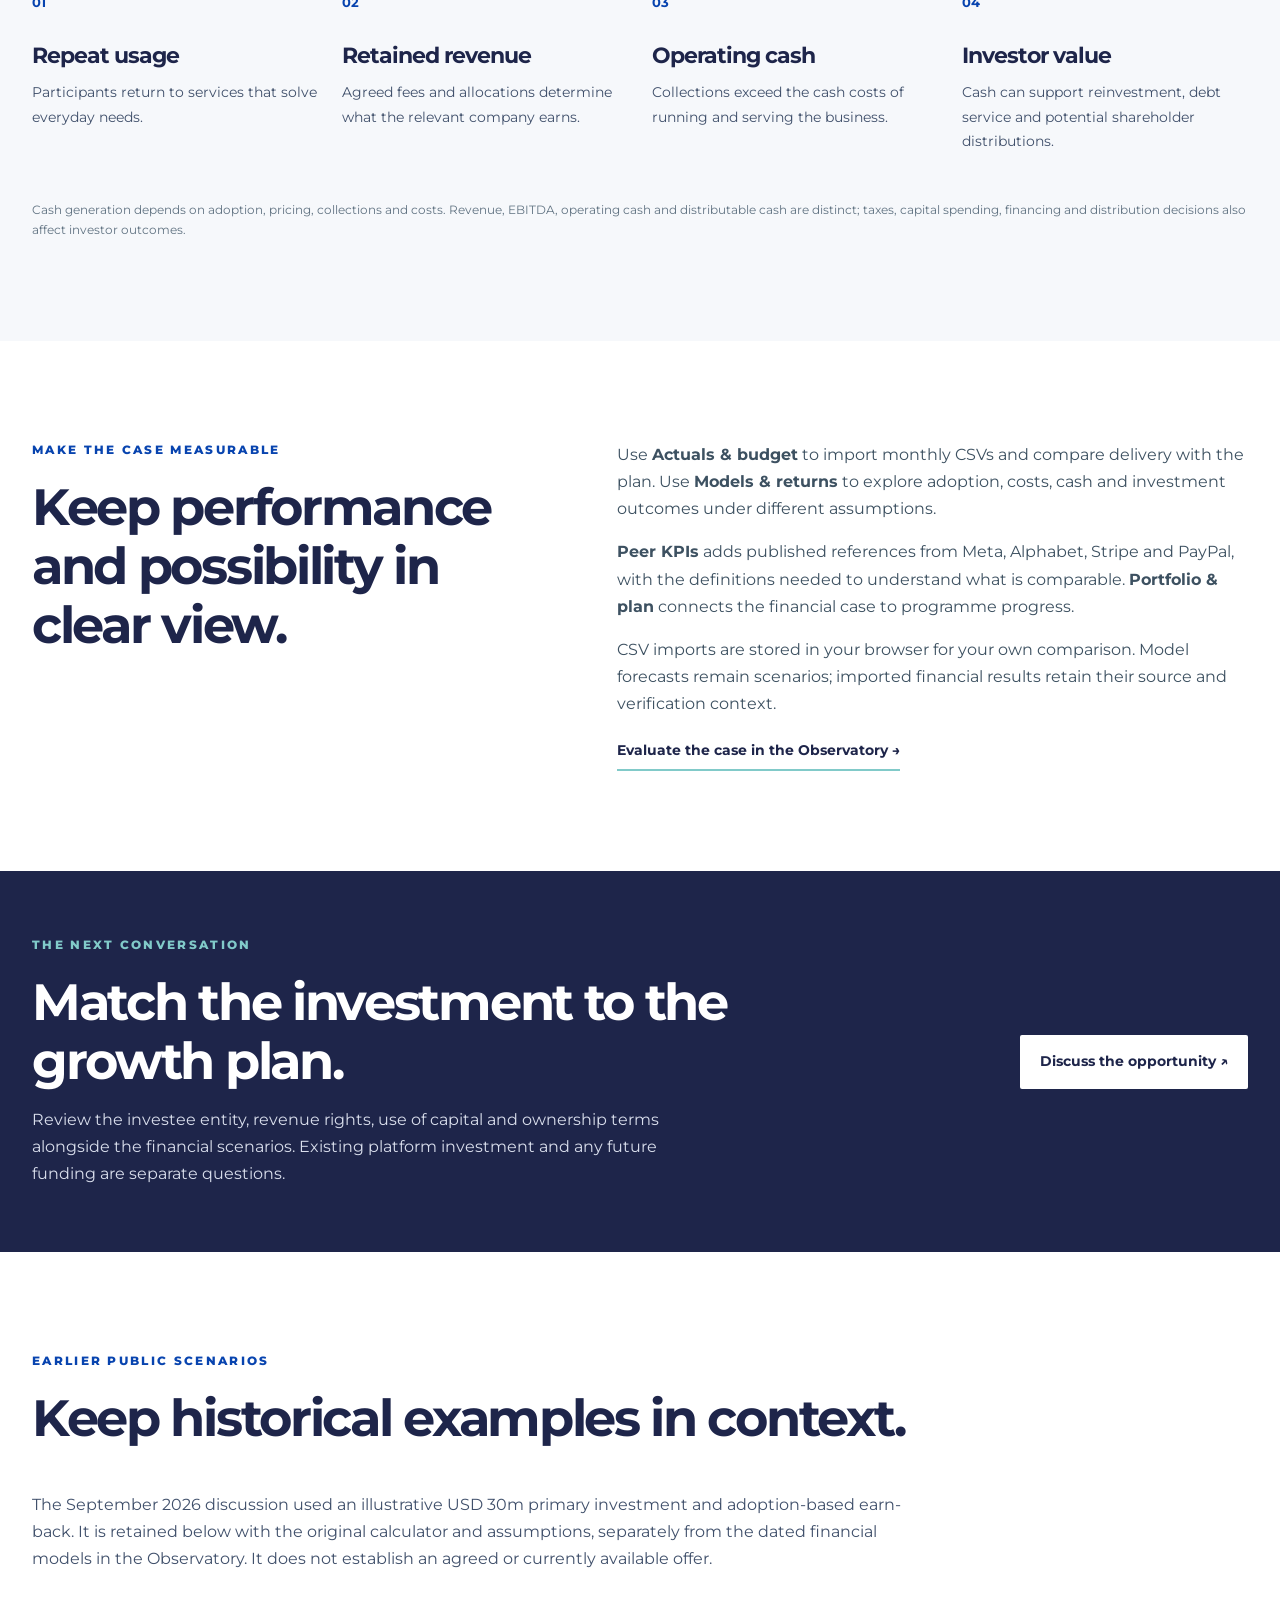
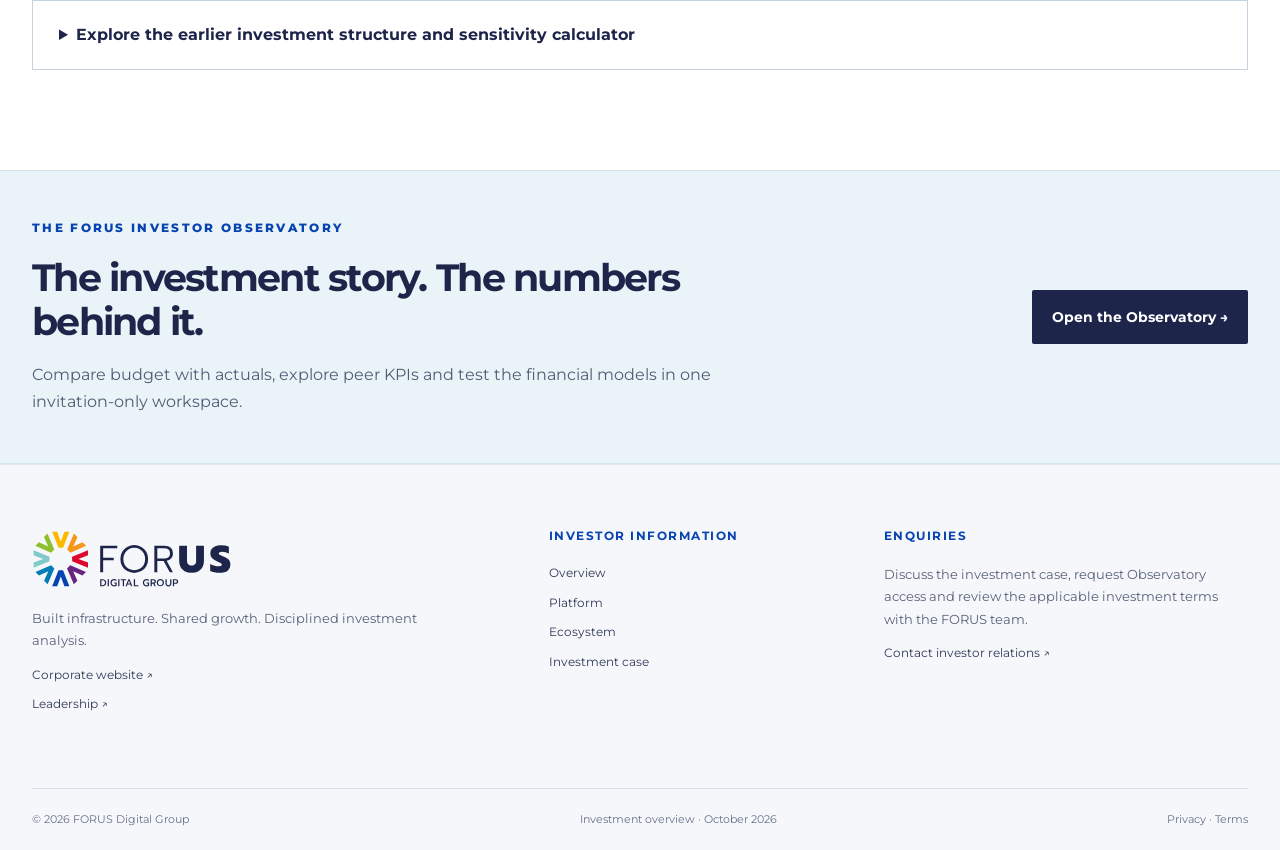
<file: investment-case.html>
<!doctype html><html lang="en"><head><meta charset="utf-8"><meta name="viewport" content="width=device-width,initial-scale=1"><title>Investment case | FORUS Digital Investors</title><link rel="canonical" href="https://investors.forus.digital/investment-case.html"><meta name="description" content="Why invest in FORUS: funded core infrastructure, lean operations and a usage-led path to cash generation, supported by the Investor Observatory."><link rel="icon" type="image/svg+xml" href="assets/forus-icon.svg"><link rel="stylesheet" href="style.css"><script src="app.js" defer></script></head><body><a class="skip" href="#main">Skip to content</a><div class="group-bar"><div class="group-bar-inner"><nav aria-label="FORUS destinations"><a href="https://forus.digital/">FORUS Digital</a><span aria-hidden="true">/</span><a href="https://investors.forus.digital/" aria-current="location">Investors</a></nav><a class="investor-signin" href="https://forus-investor-observatory-275238838721.africa-south1.run.app/login">Investor sign in <span aria-hidden="true">→</span></a></div></div><header class="site-header"><div class="header-inner"><a class="brand" href="https://forus.digital/" aria-label="FORUS Digital home"><img class="corporate-logo" src="assets/forus-corporate.svg" alt="FORUS Digital Group" width="174" height="52"><span class="investor-label">Investors</span></a><button class="menu-toggle" aria-expanded="false" aria-controls="site-nav" aria-label="Open navigation">Menu <span>☰</span></button><nav id="site-nav" aria-label="Primary navigation"><a href="index.html" class="" >Overview</a><a href="platform.html" class="" >Platform</a><a href="ecosystem.html" class="" >Ecosystem</a><a href="investment-case.html" class="active" aria-current=page>Investment case</a><a href="observatory/">Observatory</a><a class="nav-contact" href="mailto:info@forus.digital?subject=Investor%20Relations">Investor enquiries</a></nav></div></header><main id="main">

<section class="page-hero"><div class="container"><p class="eyebrow">INVESTMENT CASE · THE ECONOMICS OF GROWTH</p><h1>Capital already invested.<br>Value still to unlock.</h1><p>Management’s case for FORUS is straightforward: the core platform has been funded and built, running costs are very low, and growing usage has the potential to produce substantial cash over that operating base.</p></div></section>
<section class="section container"><div class="section-head"><div><p class="eyebrow">WHY FORUS</p><h2>Three reasons to examine the opportunity.</h2></div></div><div class="transaction-steps"><article><b>01</b><h3>An existing platform asset</h3><p>The core development investment has already been made. Commercial expansion can build on that asset, with further spending directed to deployment, integration and growth.</p></article><article><b>02</b><h3>A lean operating structure</h3><p>Shared technology can support multiple networks. A low fixed-cost base creates the potential for revenue to grow faster than overhead as activity scales.</p></article><article><b>03</b><h3>A path to recurring cash</h3><p>Useful services can create repeat transactions and retained revenue. After delivery costs, operating expenses and cash requirements, that activity can contribute to operating cash generation.</p></article></div></section>
<section class="section muted"><div class="container"><div class="section-head"><div><p class="eyebrow">FOLLOW THE CASH LOGIC</p><h2>How platform activity can create investor value.</h2></div></div><ol class="cash-path"><li><span>01</span><h3>Repeat usage</h3><p>Participants return to services that solve everyday needs.</p></li><li><span>02</span><h3>Retained revenue</h3><p>Agreed fees and allocations determine what the relevant company earns.</p></li><li><span>03</span><h3>Operating cash</h3><p>Collections exceed the cash costs of running and serving the business.</p></li><li><span>04</span><h3>Investor value</h3><p>Cash can support reinvestment, debt service and potential shareholder distributions.</p></li></ol><p class="source-line">Cash generation depends on adoption, pricing, collections and costs. Revenue, EBITDA, operating cash and distributable cash are distinct; taxes, capital spending, financing and distribution decisions also affect investor outcomes.</p></div></section>
<section class="section container two-col"><div><p class="eyebrow">MAKE THE CASE MEASURABLE</p><h2>Keep performance and possibility in clear view.</h2></div><div><p>Use <strong>Actuals &amp; budget</strong> to import monthly CSVs and compare delivery with the plan. Use <strong>Models &amp; returns</strong> to explore adoption, costs, cash and investment outcomes under different assumptions.</p><p><strong>Peer KPIs</strong> adds published references from Meta, Alphabet, Stripe and PayPal, with the definitions needed to understand what is comparable. <strong>Portfolio &amp; plan</strong> connects the financial case to programme progress.</p><p>CSV imports are stored in your browser for your own comparison. Model forecasts remain scenarios; imported financial results retain their source and verification context.</p><a class="text-link" href="observatory/">Evaluate the case in the Observatory →</a></div></section>
<section class="callout"><div class="container callout-inner"><div><p class="eyebrow light">THE NEXT CONVERSATION</p><h2>Match the investment to the growth plan.</h2><p>Review the investee entity, revenue rights, use of capital and ownership terms alongside the financial scenarios. Existing platform investment and any future funding are separate questions.</p></div><a class="button white" href="mailto:info@forus.digital?subject=Investor%20Relations">Discuss the opportunity ↗</a></div></section>
<section class="section container reference-intro"><p class="eyebrow">EARLIER PUBLIC SCENARIOS</p><h2>Keep historical examples in context.</h2><p>The September 2026 discussion used an illustrative USD 30m primary investment and adoption-based earn-back. It is retained below with the original calculator and assumptions, separately from the dated financial models in the Observatory. It does not establish an agreed or currently available offer.</p><details class="reference-details"><summary>Explore the earlier investment structure and sensitivity calculator</summary><div class="reference-body"><p class="reference-note">Historical discussion example · August–September 2026 assumptions. These are mathematical scenarios, not current actuals or agreed terms.</p><section class="section container"><div class="section-head"><div><p class="eyebrow">ILLUSTRATIVE TERMS</p><h2>How one earn-out could work.</h2></div><p>Primary capital; no assumed secondary proceeds.</p></div><div class="transaction-steps"><article><b>1</b><h3>Initial investment</h3><p>USD 30m into the rights-holding investee for 15% fully diluted equity: USD 170m pre-money and USD 200m post-money in this example. Share class, entity and protections are open.</p></article><article><b>2</b><h3>Adoption earn-back</h3><p>At 5m, 25m and 65m verified paying active users, 2, 2 and 1 percentage points respectively transfer from the investor stake to a founder/team pool. The investor retains 13%, 11% or 10% as gates are met.</p></article><article><b>3</b><h3>Exit participation</h3><p>At a hypothetical USD 20bn equity exit, an undiluted 10% investor stake yields USD 2bn, or 66.7× the initial USD 30m. Remaining holders share USD 18bn according to their actual cap table.</p></article></div><p class="source-line">This is a suggested negotiation framework, not the August 2026 transaction. Milestones, vesting window, share-transfer mechanics, change-of-control treatment, governance and tax must be agreed.</p></section>
<section class="section container"><div class="section-head"><div><p class="eyebrow">ILLUSTRATIVE USD 20BN EXIT</p><h2>How the value would be shared.</h2></div><p>All three gates met; no later dilution.</p></div><div class="exit-split" role="img" aria-label="At a hypothetical USD 20 billion equity exit, existing holders retain 85 percent worth USD 17 billion, the founder and team pool earns 5 percent worth USD 1 billion, and the investor retains 10 percent worth USD 2 billion"><span style="width:85%">85%</span><span style="width:5%">5%</span><span style="width:10%">10%</span></div><div class="exit-legend"><div><b>USD 17bn</b><span>Other existing holders: original 85%, subject to the actual cap table</span></div><div><b>USD 1bn</b><span>Founder/team earn-back pool: 5% transferred on milestones</span></div><div><b>USD 2bn</b><span>Investor: 10%, equal to 66.7× USD 30m</span></div></div><p class="small-explain">This is simple equity-value arithmetic, not a distribution promise. The existing cap table determines who receives the first allocation; preferences, later funding, debt, transaction expenses and tax could change proceeds.</p></section><section class="section muted"><div class="container"><div class="section-head"><div><p class="eyebrow">EARN-OUT GATES</p><h2>Reward verified activity, not stated reach.</h2></div></div><div class="milestone-grid"><div><strong>5m</strong><span>Paid active users</span><b>2 points earned back</b></div><div><strong>25m</strong><span>Paid active users</span><b>2 more points</b></div><div><strong>65m</strong><span>Paid active users</span><b>Final 1 point</b></div></div><p class="small-explain">A proposed “paid active user” is a unique person who completed at least one qualifying paid platform transaction with collected attributable revenue in the trailing 12 months. No duplicate users across programmes. An independent verifier would check data and revenue, with an agreed time window, anti-gaming rules and treatment on an early sale. These thresholds are illustrative and are not a current forecast.</p></div></section>
<section class="section container"><div class="section-head"><div><p class="eyebrow">INTERACTIVE SCENARIO MODEL</p><h2>Test adoption, economics and ownership.</h2></div><p>USD values; equity exit before debt, fees and tax.</p></div><div class="scenario-controls" id="scenario-model"><div class="preset-row" role="group" aria-label="Scenario presets"><button type="button" data-preset="early">5.4m sensitivity</button><button type="button" data-preset="base">35% of stated reach</button><button type="button" data-preset="pipeline" class="selected">Full stated reach</button><button type="button" data-preset="stretch">USD 20bn bridge</button></div><p class="preset-note">Presets convert partner-stated reach into hypothetical paying active users. None represents current users, a contracted volume or a forecast.</p><div class="control-grid"><label>Paying active users <strong id="users-output">65m</strong><input type="range" id="users-input" min="0" max="600" step="0.05" value="65"></label><label>Annual retained revenue per user <strong id="arpu-output">USD 1.75</strong><input type="range" id="arpu-input" min="0.5" max="20" step="0.25" value="1.75"></label><label>Equity value / annual revenue multiple <strong id="multiple-output">20×</strong><input type="range" id="multiple-input" min="5" max="30" step="1" value="20"></label><label>Earn-out gates achieved <strong id="gates-output">3 of 3</strong><input type="range" id="gates-input" min="0" max="3" step="1" value="3"></label><label>Later proportional dilution <strong id="dilution-output">0%</strong><input type="range" id="dilution-input" min="0" max="50" step="5" value="0"></label></div><div class="result-grid" aria-live="polite"><div><span>Illustrative annual N.V. revenue</span><strong id="revenue-output">USD 113.75m</strong></div><div><span>Illustrative equity value at selected multiple</span><strong id="value-output">USD 2.275bn</strong></div><div><span>Investor stake after gates and dilution</span><strong id="stake-output">10%</strong></div></div><div class="graph-grid"><figure><figcaption>Selected valuation versus USD 20bn ambition</figcaption><div class="bar-rows" id="valuation-bars"></div></figure><figure><figcaption>Investor proceeds across hypothetical equity exits</figcaption><div class="bar-rows" id="exit-bars"></div></figure></div><div class="bridge-note" id="bridge-output" aria-live="polite"></div></div><div class="pipeline-table-wrap"><table class="pipeline-table case-table"><caption>Four illustrative adoption cases using the August USD 1.75 retained revenue assumption</caption><thead><tr><th>Case</th><th>Paying active users assumed</th><th>Multiple assumed</th><th>Implied equity value</th></tr></thead><tbody><tr><th>5.4m sensitivity</th><td>5.4m</td><td>10×</td><td>USD 94.5m</td></tr><tr><th>35% of stated reach</th><td>22.75m</td><td>20×</td><td>USD 796.25m</td></tr><tr><th>Full stated reach</th><td>65m</td><td>20×</td><td>USD 2.275bn</td></tr><tr><th>USD 20bn bridge</th><td>≈571.4m</td><td>20×</td><td>≈USD 20bn</td></tr></tbody></table></div><p class="small-explain">These are mathematical cases. The first three reuse partner reach figures only as hypothetical adoption inputs. The last exceeds the stated pipeline and is included to show the scale gap.</p><p class="small-explain">Model: active users × retained annual revenue per user × illustrative revenue multiple. Investor proceeds: equity exit value × (15% less 2, 2 and 1 percentage points for achieved gates) × (1 less later dilution). MOIC divides proceeds by USD 30m. This is a sensitivity tool, not a forecast, probability estimate, appraisal or return guarantee. It assumes no preferences, further cash investment, debt deduction, fees or tax. A real equity exit must be distinguished from enterprise value.</p></section>
<section class="section muted"><div class="container two-col"><div><p class="eyebrow">THE USD 20BN GAP</p><h2>The historical unit assumption alone does not support that exit.</h2></div><div><p>The August model assumed USD 1.75 annual N.V. revenue retained per active user. If every one of the pipeline's 65m full-potential users became paying active users, annual retained revenue would be USD 113.75m. At an illustrative 20× revenue multiple, that is USD 2.275bn of equity value, before accounting for costs, debt or valuation differences.</p><p>A USD 20bn equity value at 20× would require USD 1bn annual retained revenue: about 571m paying active users at USD 1.75 each, or USD 15.38 retained per user across 65m. That requires additional monetisation, substantially more adoption, a different multiple or a combination. None has been demonstrated.</p></div></div></section>
<section class="section container two-col"><div><p class="eyebrow">DEPLOYMENT OF CAPITAL</p><h2>Fund a measurable operating plan.</h2></div><div><p>The September 2026 discussion introduced a USD 30m proposal, with no approved allocation in the August pack. A detailed budget should be prepared for product hardening, signed partner deployments, local integrations, compliance, sales and operating runway. Release against documented delivery and reporting milestones rather than presenting invented spending amounts.</p><p>The previous USD 7.5m secondary sale and shareholder loan were described in the August 2026 materials. They are not included in this illustrative primary raise. Existing debt, licences and any related-party transactions still require reconciliation.</p></div></section></div></details></section>
<section class="investor-workspace"><div class="container workspace-inner"><div><p class="eyebrow">THE FORUS INVESTOR OBSERVATORY</p><h2>The investment story. The numbers behind it.</h2><p>Compare budget with actuals, explore peer KPIs and test the financial models in one invitation-only workspace.</p></div><a class="button primary" href="observatory/">Open the Observatory →</a></div></section></main><footer class="footer"><div class="container footer-main"><div><img class="footer-corporate-logo" src="assets/forus-corporate.svg" alt="FORUS Digital Group" width="200" height="60"><p>Built infrastructure. Shared growth. Disciplined investment analysis.</p><a href="https://forus.digital/">Corporate website ↗</a><a href="https://forus.digital/leadership.html">Leadership ↗</a></div><div><h3>Investor information</h3><a href="index.html" class="" >Overview</a><a href="platform.html" class="" >Platform</a><a href="ecosystem.html" class="" >Ecosystem</a><a href="investment-case.html" class="active" aria-current=page>Investment case</a></div><div><h3>Enquiries</h3><p>Discuss the investment case, request Observatory access and review the applicable investment terms with the FORUS team.</p><a href="mailto:info@forus.digital?subject=Investor%20Relations">Contact investor relations ↗</a></div></div><div class="container footer-bottom"><span>© 2026 FORUS Digital Group</span><span>Investment overview · October 2026</span><span><a href="https://forus.digital/privacy.html">Privacy</a> · <a href="https://forus.digital/terms.html">Terms</a></span></div></footer></body></html>
</file>
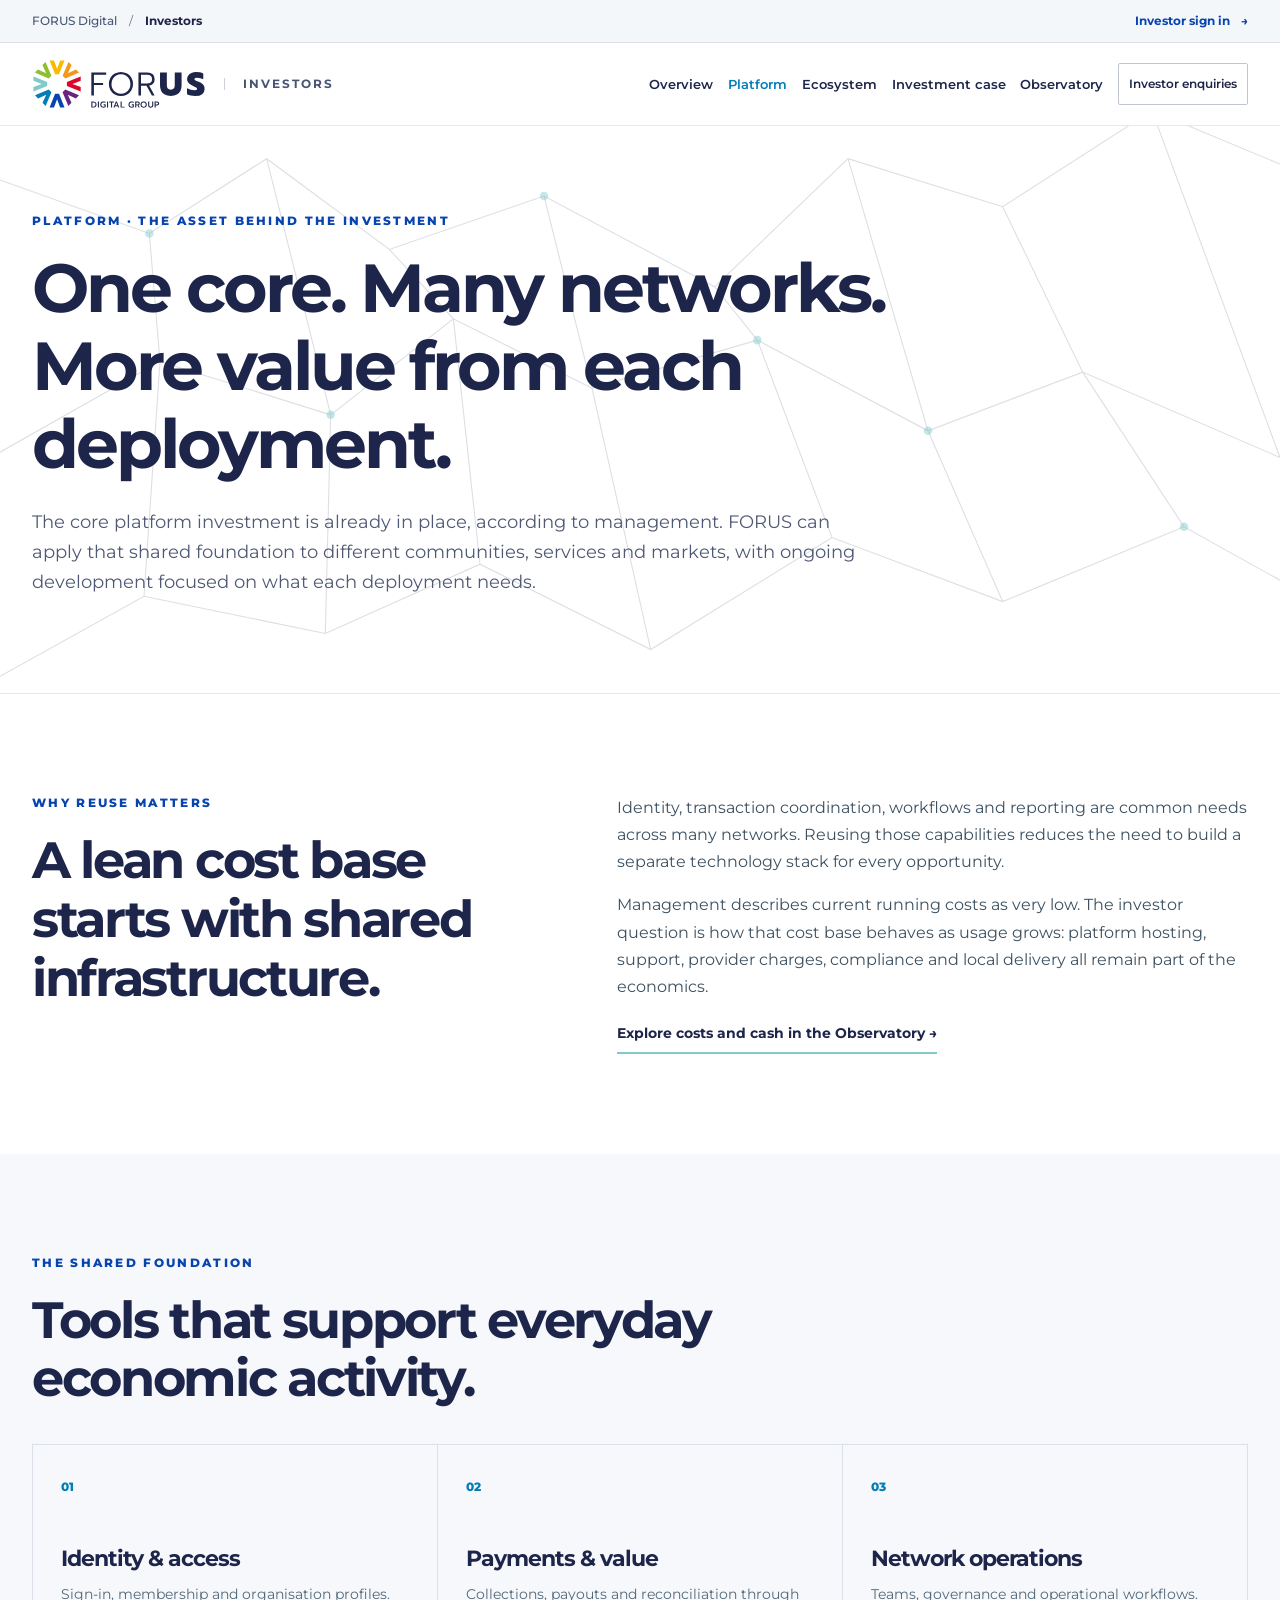
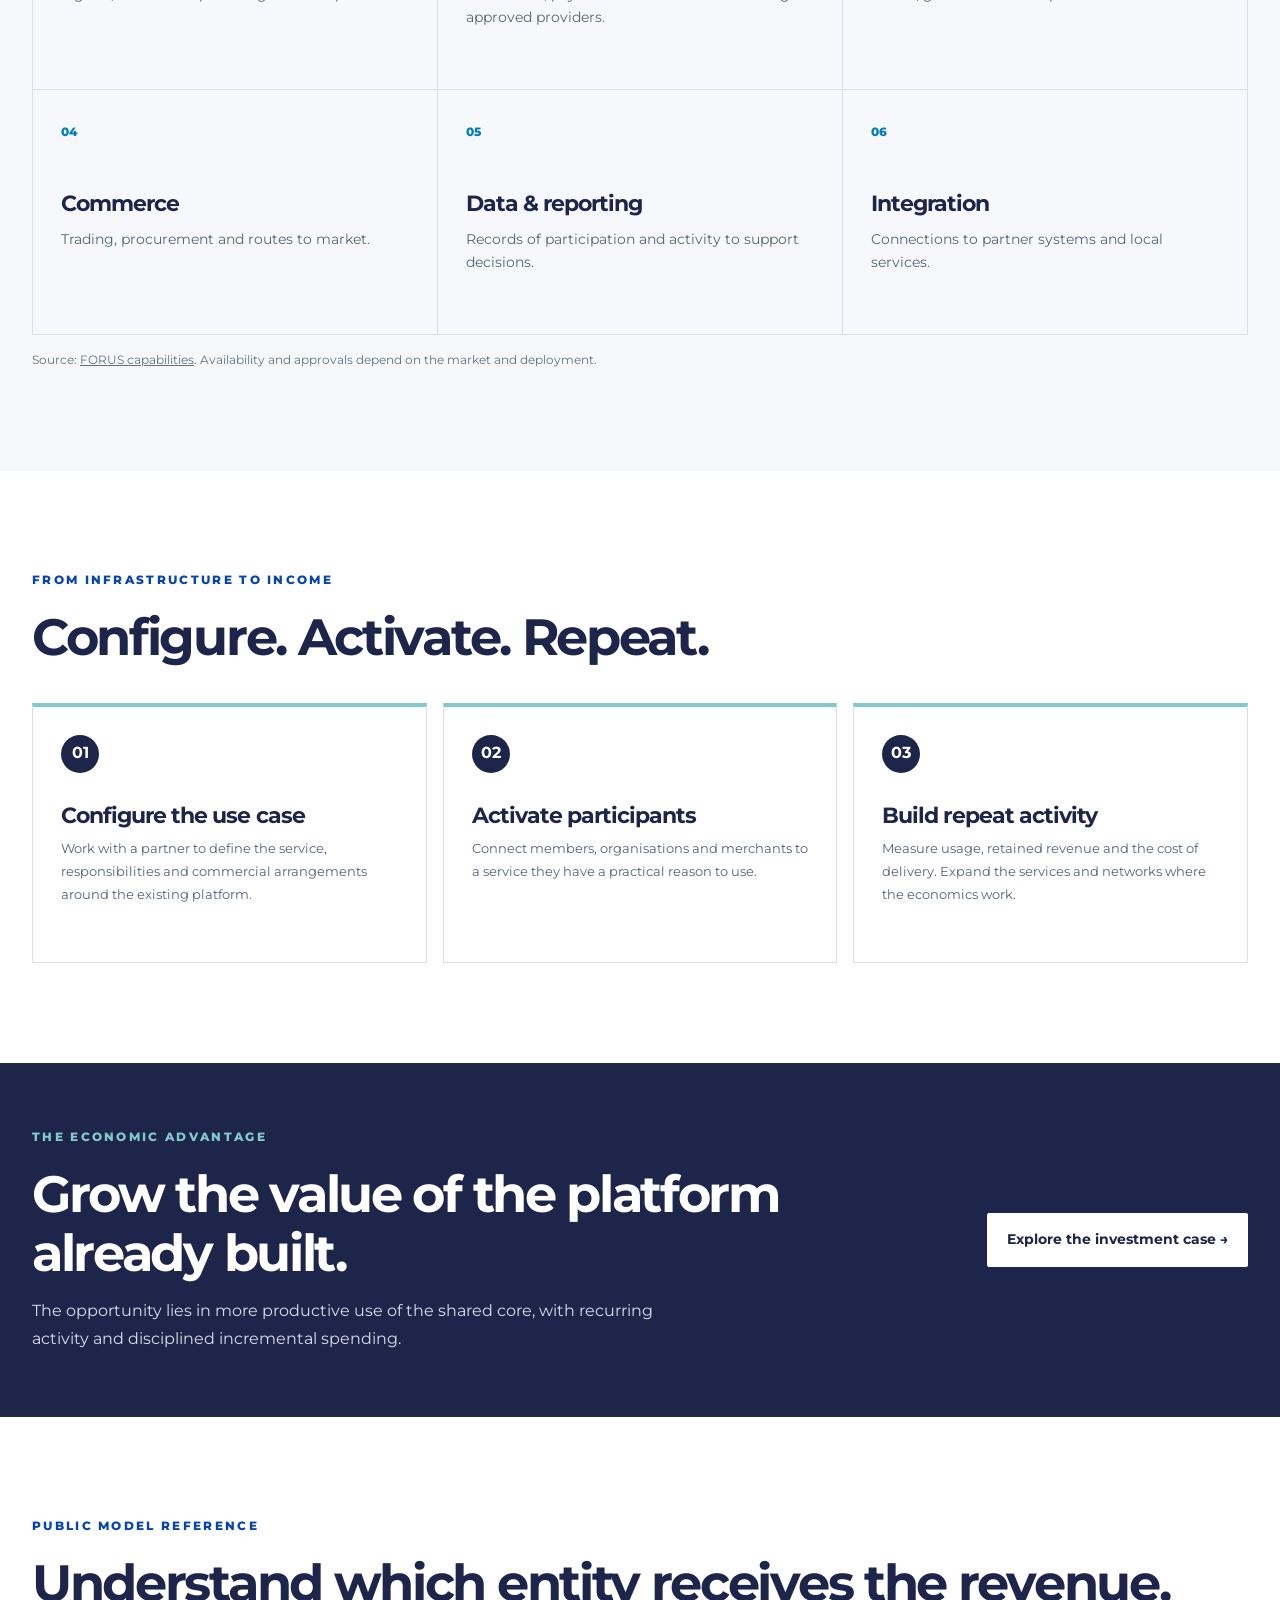
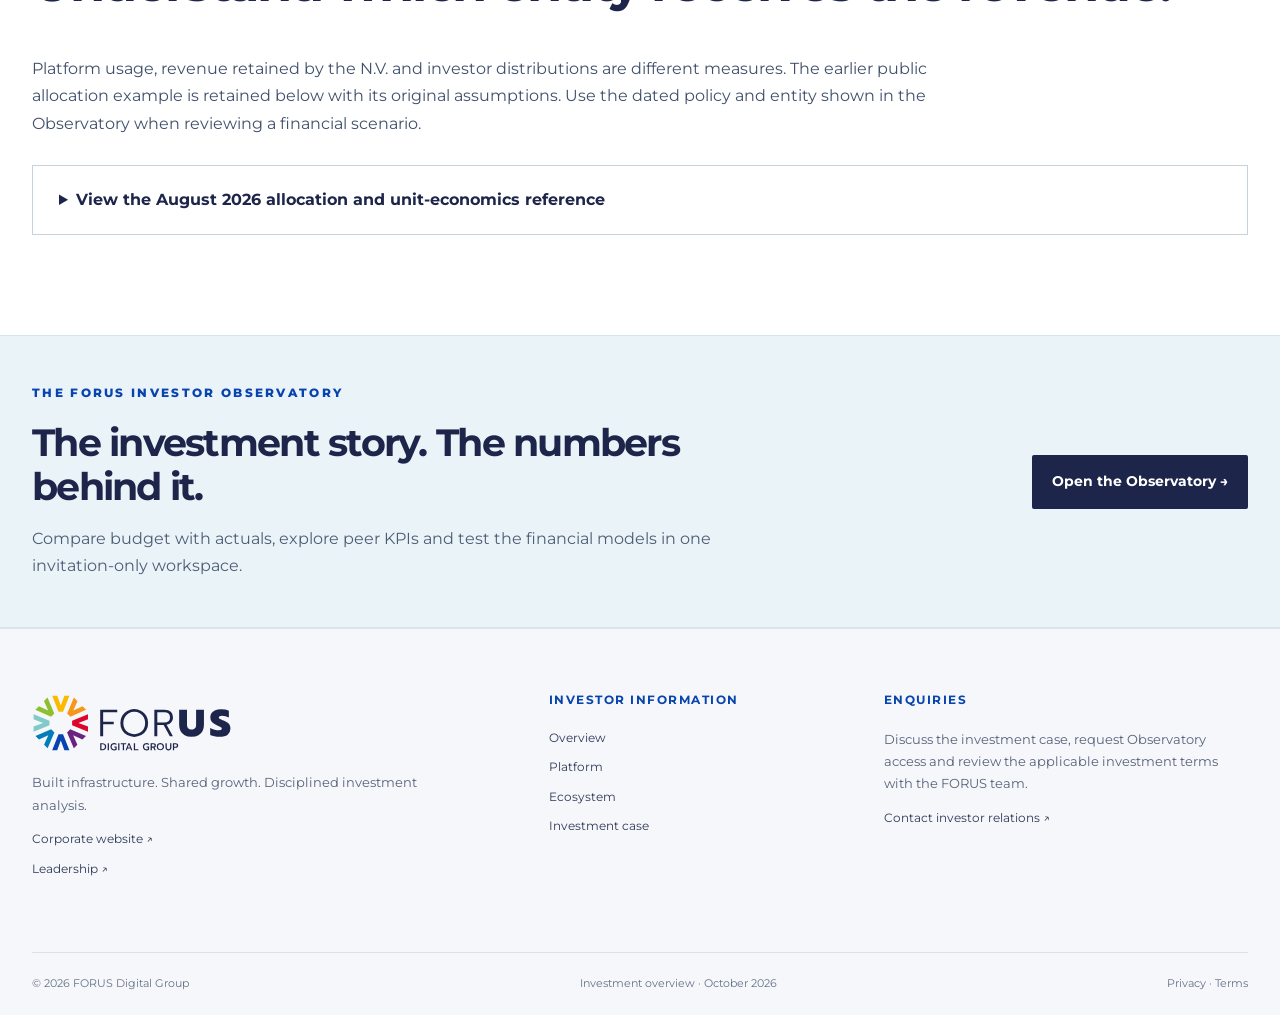
<file: platform.html>
<!doctype html><html lang="en"><head><meta charset="utf-8"><meta name="viewport" content="width=device-width,initial-scale=1"><title>Platform | FORUS Digital Investors</title><link rel="canonical" href="https://investors.forus.digital/platform.html"><meta name="description" content="How FORUS reuses its core infrastructure across deployments to support a lean operating model and scalable platform economics."><link rel="icon" type="image/svg+xml" href="assets/forus-icon.svg"><link rel="stylesheet" href="style.css"><script src="app.js" defer></script></head><body><a class="skip" href="#main">Skip to content</a><div class="group-bar"><div class="group-bar-inner"><nav aria-label="FORUS destinations"><a href="https://forus.digital/">FORUS Digital</a><span aria-hidden="true">/</span><a href="https://investors.forus.digital/" aria-current="location">Investors</a></nav><a class="investor-signin" href="https://forus-investor-observatory-275238838721.africa-south1.run.app/login">Investor sign in <span aria-hidden="true">→</span></a></div></div><header class="site-header"><div class="header-inner"><a class="brand" href="https://forus.digital/" aria-label="FORUS Digital home"><img class="corporate-logo" src="assets/forus-corporate.svg" alt="FORUS Digital Group" width="174" height="52"><span class="investor-label">Investors</span></a><button class="menu-toggle" aria-expanded="false" aria-controls="site-nav" aria-label="Open navigation">Menu <span>☰</span></button><nav id="site-nav" aria-label="Primary navigation"><a href="index.html" class="" >Overview</a><a href="platform.html" class="active" aria-current=page>Platform</a><a href="ecosystem.html" class="" >Ecosystem</a><a href="investment-case.html" class="" >Investment case</a><a href="observatory/">Observatory</a><a class="nav-contact" href="mailto:info@forus.digital?subject=Investor%20Relations">Investor enquiries</a></nav></div></header><main id="main">

<section class="page-hero"><div class="container"><p class="eyebrow">PLATFORM · THE ASSET BEHIND THE INVESTMENT</p><h1>One core. Many networks. More value from each deployment.</h1><p>The core platform investment is already in place, according to management. FORUS can apply that shared foundation to different communities, services and markets, with ongoing development focused on what each deployment needs.</p></div></section>
<section class="section container split-intro"><div><p class="eyebrow">WHY REUSE MATTERS</p><h2>A lean cost base starts with shared infrastructure.</h2></div><div><p>Identity, transaction coordination, workflows and reporting are common needs across many networks. Reusing those capabilities reduces the need to build a separate technology stack for every opportunity.</p><p>Management describes current running costs as very low. The investor question is how that cost base behaves as usage grows: platform hosting, support, provider charges, compliance and local delivery all remain part of the economics.</p><a class="text-link" href="observatory/">Explore costs and cash in the Observatory →</a></div></section>
<section class="section muted"><div class="container"><div class="section-head"><div><p class="eyebrow">THE SHARED FOUNDATION</p><h2>Tools that support everyday economic activity.</h2></div></div><div class="capability-grid"><article><span>01</span><h3>Identity &amp; access</h3><p>Sign-in, membership and organisation profiles.</p></article><article><span>02</span><h3>Payments &amp; value</h3><p>Collections, payouts and reconciliation through approved providers.</p></article><article><span>03</span><h3>Network operations</h3><p>Teams, governance and operational workflows.</p></article><article><span>04</span><h3>Commerce</h3><p>Trading, procurement and routes to market.</p></article><article><span>05</span><h3>Data &amp; reporting</h3><p>Records of participation and activity to support decisions.</p></article><article><span>06</span><h3>Integration</h3><p>Connections to partner systems and local services.</p></article></div><p class="source-line">Source: <a href="https://forus.digital/capabilities.html">FORUS capabilities</a>. Availability and approvals depend on the market and deployment.</p></div></section>
<section class="section container"><div class="section-head"><div><p class="eyebrow">FROM INFRASTRUCTURE TO INCOME</p><h2>Configure. Activate. Repeat.</h2></div></div><div class="transaction-steps"><article><b>01</b><h3>Configure the use case</h3><p>Work with a partner to define the service, responsibilities and commercial arrangements around the existing platform.</p></article><article><b>02</b><h3>Activate participants</h3><p>Connect members, organisations and merchants to a service they have a practical reason to use.</p></article><article><b>03</b><h3>Build repeat activity</h3><p>Measure usage, retained revenue and the cost of delivery. Expand the services and networks where the economics work.</p></article></div></section>
<section class="callout"><div class="container callout-inner"><div><p class="eyebrow light">THE ECONOMIC ADVANTAGE</p><h2>Grow the value of the platform already built.</h2><p>The opportunity lies in more productive use of the shared core, with recurring activity and disciplined incremental spending.</p></div><a class="button white" href="investment-case.html">Explore the investment case →</a></div></section>
<section class="section container reference-intro"><p class="eyebrow">PUBLIC MODEL REFERENCE</p><h2>Understand which entity receives the revenue.</h2><p>Platform usage, revenue retained by the N.V. and investor distributions are different measures. The earlier public allocation example is retained below with its original assumptions. Use the dated policy and entity shown in the Observatory when reviewing a financial scenario.</p><details class="reference-details"><summary>View the August 2026 allocation and unit-economics reference</summary><div class="reference-body"><section class="section container two-col"><div><p class="eyebrow">COMMERCIAL STRUCTURE</p><h2>Local distribution, shared economics.</h2></div><div><p>FORUS Card Services N.V. owns or licenses the core platform intellectual property and Allocation Engine. FORUS Digital Cooperative is the member governed licensee and custodian of the partner register. Local operators are intended to run approved deployments.</p><p>The proposed N.V. allocation applies to defined <strong>Platform-Usage Revenue</strong>, after payment provider costs and excluding professional services and pass-through costs. Revenue attribution and the final agreements need to be settled.</p></div></section>
<section class="section container"><div class="section-head"><div><p class="eyebrow">WHO DOES WHAT</p><h2>The investment is in one company within the ecosystem.</h2></div><p>The proposed ordinary shares are in the N.V.</p></div><div class="structure-table"><div><strong>FORUS Card Services N.V.</strong><span>Platform IP holder or licensee and proposed recipient of a defined usage-revenue allocation.</span><em>Proposed investee</em></div><div><strong>FORUS Digital Cooperative</strong><span>Member governed licensee, partner-register custodian and operator of the cooperative ecosystem.</span><em>Separate entity</em></div><div><strong>Local operators and partners</strong><span>Bring networks, configure use cases and deliver approved services in their markets.</span><em>Distribution and operations</em></div></div><p class="small-explain">The N.V.'s proposed revenue right is contractual. An N.V. shareholding does not convey ownership of the Cooperative or its members. The related agreements were not yet effective in the August pack.</p></section><section class="section muted"><div class="container"><p class="eyebrow">PROPOSED REVENUE ALLOCATION</p><h2>How defined platform usage revenue is shared.</h2><div class="allocation-bar" role="img" aria-label="40 percent country and use-case partners, 20 percent member entitlement, 20 percent operations, 20 percent FORUS Card Services N.V."><span style="width:40%">40%</span><span style="width:20%">20%</span><span style="width:20%">20%</span><span style="width:20%">20%</span></div><div class="allocation-key"><div><b>40%</b><span>Country and use-case partners</span></div><div><b>20%</b><span>Member entitlement</span></div><div><b>20%</b><span>Operations</span></div><div><b>20%</b><span>FORUS Card Services N.V.</span></div></div><p class="source-line">The Cooperative constitution records this split. The Master Joint Venture Agreement mirroring it was a draft in the August 2026 pack.</p></div></section>
<section class="section container"><div class="section-head"><div><p class="eyebrow">ILLUSTRATIVE UNIT ECONOMICS</p><h2>How the USD 10 model assumption flows to the N.V.</h2></div><p>Illustrative annual amount per active user; the revenue base requires reconciliation.</p></div><div class="calculation"><div><span>Assumed model revenue base</span><strong>USD 10.00</strong></div><div><span>20% N.V. allocation</span><strong>USD 2.00</strong></div><div><span>Assumed Nobuntu CSI allocation: 12.5% of N.V. share</span><strong>− USD 0.25</strong></div><div class="result"><span>Modelled N.V. revenue retained</span><strong>USD 1.75</strong></div></div><p class="small-explain">The waterfall deducts payment provider costs before the four-way allocation, yet the August model describes USD 10 as gross platform revenue per user. The exact USD 10 revenue base must be reconciled before treating USD 1.75 as an operating estimate. The figure is before company costs, interest, tax and any dividend. The Nobuntu commitment also needs its governing document.</p><a class="text-link" href="investment-case.html">See adoption sensitivities ↗</a></section></div></details></section>
<section class="investor-workspace"><div class="container workspace-inner"><div><p class="eyebrow">THE FORUS INVESTOR OBSERVATORY</p><h2>The investment story. The numbers behind it.</h2><p>Compare budget with actuals, explore peer KPIs and test the financial models in one invitation-only workspace.</p></div><a class="button primary" href="observatory/">Open the Observatory →</a></div></section></main><footer class="footer"><div class="container footer-main"><div><img class="footer-corporate-logo" src="assets/forus-corporate.svg" alt="FORUS Digital Group" width="200" height="60"><p>Built infrastructure. Shared growth. Disciplined investment analysis.</p><a href="https://forus.digital/">Corporate website ↗</a><a href="https://forus.digital/leadership.html">Leadership ↗</a></div><div><h3>Investor information</h3><a href="index.html" class="" >Overview</a><a href="platform.html" class="active" aria-current=page>Platform</a><a href="ecosystem.html" class="" >Ecosystem</a><a href="investment-case.html" class="" >Investment case</a></div><div><h3>Enquiries</h3><p>Discuss the investment case, request Observatory access and review the applicable investment terms with the FORUS team.</p><a href="mailto:info@forus.digital?subject=Investor%20Relations">Contact investor relations ↗</a></div></div><div class="container footer-bottom"><span>© 2026 FORUS Digital Group</span><span>Investment overview · October 2026</span><span><a href="https://forus.digital/privacy.html">Privacy</a> · <a href="https://forus.digital/terms.html">Terms</a></span></div></footer></body></html>
</file>
<file: style.css>
@font-face{font-family:Montserrat;src:url('assets/montserrat-400.ttf')}@font-face{font-family:Montserrat;src:url('assets/montserrat-500.ttf');font-weight:500}@font-face{font-family:Montserrat;src:url('assets/montserrat-600.ttf');font-weight:600}@font-face{font-family:Montserrat;src:url('assets/montserrat-700.ttf');font-weight:700}@font-face{font-family:Montserrat;src:url('assets/montserrat-800.ttf');font-weight:800}
:root{--ink:#102031;--deep:#0b1929;--navy:#152d44;--orange:#fa6a3d;--cream:#f4f7f8;--line:#dce3e8;--muted:#516475;--sky:#dceff4}*{box-sizing:border-box}html{scroll-behavior:smooth}body{margin:0;color:var(--ink);background:#fff;font-family:Montserrat,Arial,sans-serif;font-size:16px;line-height:1.65}a{color:inherit;text-decoration:none}button{font:inherit}img{max-width:100%;height:auto}h1,h2,h3,p{margin-top:0}h1,h2,h3{line-height:1.15;letter-spacing:-.045em}h1{font-size:clamp(3rem,5.3vw,5.6rem);font-weight:700}h2{font-size:clamp(2.3rem,4vw,4rem);font-weight:700}h3{font-size:1.35rem}p{line-height:1.7}.container{width:min(1220px,calc(100% - 64px));margin:auto}.skip{position:absolute;left:-999px;top:8px;background:#fff;padding:12px;z-index:30}.skip:focus{left:8px}.site-header{background:#fff;border-bottom:1px solid var(--line);position:relative;z-index:10}.header-inner{width:min(1360px,calc(100% - 64px));min-height:86px;margin:auto;display:flex;align-items:center;justify-content:space-between;gap:24px}.brand{display:flex;align-items:center;gap:12px;line-height:1;color:var(--ink);flex:none}.mark{width:36px;height:36px;display:grid;place-items:center;border-radius:6px;background:var(--ink);color:var(--orange);font-size:27px;font-weight:800;line-height:1}.brand-name{font-size:1.25rem;font-weight:800;letter-spacing:-.07em}.brand-name>span,.footer-logo span{font-weight:500}.brand-name small{display:block;font-weight:600;font-size:.6rem;letter-spacing:.16em;margin-top:6px;color:#667887}nav{display:flex;align-items:center;gap:clamp(14px,1.9vw,30px)}nav a{font-size:.84rem;font-weight:600;white-space:nowrap;padding:10px 0}nav a:hover,nav a.active{color:#d84e29}nav .nav-contact{background:var(--ink);color:#fff;padding:12px 15px;border-radius:3px}nav .nav-contact:hover{background:#263f58;color:#fff}.menu-toggle{display:none;border:0;background:none;color:var(--ink);font-weight:700;cursor:pointer}.hero{background:var(--deep);color:#fff;position:relative;overflow:hidden}.hero:before{content:"";position:absolute;inset:0;background:linear-gradient(110deg,rgba(11,25,41,.96) 15%,rgba(20,47,69,.92)),repeating-linear-gradient(90deg,transparent 0 88px,rgba(255,255,255,.08) 89px 90px);pointer-events:none}.hero-grid{position:relative;display:grid;grid-template-columns:1.13fr .87fr;align-items:center;gap:70px;padding:96px 0 100px}.hero-copy h1{max-width:760px;margin:22px 0 26px}.hero-lead{font-size:1.12rem;line-height:1.75;max-width:620px;color:#d4e0e7}.eyebrow{font-size:.76rem;line-height:1.4;letter-spacing:.19em;font-weight:800;color:#c55232;margin-bottom:20px}.eyebrow.light{color:#ff9f7e}.hero-actions{display:flex;gap:12px;flex-wrap:wrap;margin-top:35px}.button{font-size:.89rem;line-height:1.3;font-weight:700;display:inline-flex;align-items:center;justify-content:space-between;gap:25px;min-height:54px;padding:15px 20px;border-radius:3px;transition:transform .15s,background .15s}.button:hover{transform:translateY(-2px)}.button.primary{background:var(--orange);color:#152436}.button.primary:hover{background:#ff8965}.button.ghost{border:1px solid #627789;color:#fff}.button.white{background:#fff;color:var(--ink)}.hero-note{font-size:.78rem;color:#9eb2c2;margin-top:30px;max-width:580px}.hero-panel{background:#173149;border:1px solid #486075;box-shadow:20px 20px 0 rgba(4,15,28,.28);padding:34px;max-width:480px;justify-self:end;width:100%}.panel-top,.panel-bottom{display:flex;justify-content:space-between;gap:12px;color:#a8c1d1;font-size:.7rem;font-weight:700;letter-spacing:.12em}.panel-heading{font-size:clamp(2rem,3vw,2.9rem);line-height:1.25;letter-spacing:-.05em;font-weight:700;margin:55px 0 34px}.panel-heading em{font-style:normal;color:var(--orange)}.flow-list>div{display:flex;gap:17px;align-items:center;border-top:1px solid #506476;padding:13px 0}.flow-list b{font-size:.8rem;color:var(--orange)}.flow-list span{font-size:.84rem}.panel-bottom{border-top:1px solid #506476;padding-top:25px;margin-top:20px}.signal-strip{background:#eaf1f4;padding:30px 0}.signal-inner{display:grid;grid-template-columns:repeat(3,1fr);gap:30px}.signal-inner>div{display:flex;align-items:center;gap:16px;border-right:1px solid #c8d6de}.signal-inner>div:last-child{border:0}.signal-number{font-size:3.6rem;line-height:1;font-weight:700;letter-spacing:-.08em;color:#193d58}.signal-text{font-size:.9rem;line-height:1.5;font-weight:700}.signal-text small{font-size:.72rem;font-weight:500;color:var(--muted)}.signal-foot,.source-line{font-size:.75rem;color:#617382;margin-top:15px;margin-bottom:0}.signal-foot a,.source-line a{text-decoration:underline}.section{padding-top:100px;padding-bottom:100px}.split-intro,.two-col{display:grid;grid-template-columns:.88fr 1.12fr;gap:clamp(45px,7vw,120px)}.split-intro p:not(.eyebrow),.two-col>div>p:not(.eyebrow){color:#3d5161;font-size:1rem}.text-link{display:inline-flex;font-weight:700;border-bottom:2px solid var(--orange);padding:6px 0;color:#173850;font-size:.89rem}.muted{background:var(--cream)}.section-head{display:flex;justify-content:space-between;gap:32px;align-items:end;margin-bottom:36px}.section-head h2{max-width:770px;margin-bottom:0}.section-head>p{max-width:270px;color:var(--muted);font-size:.88rem}.feature-grid{display:grid;grid-template-columns:repeat(3,1fr);gap:16px}.feature-card{display:flex;flex-direction:column;min-height:350px;padding:32px;color:#fff}.feature-card.orange{background:#a94b32}.feature-card.navy{background:#162f47}.feature-card.sky{background:#276678}.feature-card h3{font-size:1.7rem;margin:64px 0 14px}.feature-card p{font-size:.85rem;color:#e7eef1}.feature-card a{margin-top:auto;font-weight:700;font-size:.8rem}.tag{border:1px solid #ffffff75;align-self:flex-start;padding:6px 9px;font-size:.64rem;font-weight:800;letter-spacing:.12em}.thesis-grid{display:grid;grid-template-columns:.8fr 1.2fr;gap:90px}.thesis-items>div{display:grid;grid-template-columns:44px 1fr;border-top:1px solid var(--line);padding:22px 0}.thesis-items>div span{font-weight:800;color:#e5633a}.thesis-items h3,.thesis-items p{grid-column:2}.thesis-items h3{margin:0}.thesis-items p{font-size:.86rem;color:var(--muted);margin:8px 0 0}.callout{background:#12344c;color:#fff;padding:65px 0}.callout-inner{display:flex;justify-content:space-between;gap:30px;align-items:center}.callout h2{max-width:800px;margin-bottom:15px}.callout p:not(.eyebrow){color:#c6d6e2;max-width:660px;margin:0}.page-hero{color:#fff;background:#10283d;padding:86px 0 96px;background-image:linear-gradient(100deg,#10283d 40%,rgba(23,66,88,.92)),repeating-linear-gradient(0deg,transparent 0 79px,#ffffff12 80px 81px)}.page-hero h1{max-width:1030px;margin:18px 0 24px}.page-hero p:not(.eyebrow){font-size:1.1rem;color:#d4e1e8;max-width:850px;margin:0}.capability-grid{display:grid;grid-template-columns:repeat(3,1fr);border-top:1px solid var(--line);border-left:1px solid var(--line)}.capability-grid article{min-height:245px;padding:28px;border-right:1px solid var(--line);border-bottom:1px solid var(--line)}.capability-grid article>span,.diligence-grid article>span{color:#e2623b;font-size:.77rem;font-weight:800}.capability-grid h3{margin:46px 0 12px}.capability-grid p,.diligence-grid li{font-size:.86rem;color:#526879}.timeline>div{display:grid;grid-template-columns:55px 1fr;border-top:1px solid #cfdae0;padding:26px 0}.timeline b{color:#d85b36}.timeline h3{margin:0 0 8px}.timeline p{color:var(--muted);font-size:.89rem;margin:0}.portfolio{border-top:1px solid var(--line)}.portfolio article{display:grid;grid-template-columns:98px 1fr 32px;gap:26px;align-items:start;border-bottom:1px solid var(--line);padding:32px 0}.portfolio img,.portfolio-icon{width:80px;height:80px;object-fit:contain;padding:10px;background:#f5f8fa;border:1px solid #e0e7eb}.portfolio-icon{display:grid;place-items:center;font-size:2rem;font-weight:800;color:#e0623c}.portfolio h3{font-size:1.5rem;margin:12px 0 10px}.portfolio p{color:#405566;margin-bottom:12px;max-width:850px;font-size:.9rem}.portfolio small{font-weight:700;color:#748595;font-size:.7rem;text-transform:uppercase;letter-spacing:.1em}.portfolio article>a{font-size:1.5rem;color:#c25536}.status{font-size:.68rem;text-transform:uppercase;letter-spacing:.12em;font-weight:800}.status.live{color:#17745c}.status.pilot{color:#b35c22}.status.partner{color:#245f86}.status.develop{color:#79578b}.metrics-table>div{display:grid;grid-template-columns:145px 1fr;gap:20px;border-top:1px solid #cbd8df;padding:22px 0;font-size:.9rem}.metrics-table span{color:var(--muted)}.driver-grid{display:grid;grid-template-columns:repeat(4,1fr);gap:12px}.driver-grid article{background:#132f47;color:#fff;min-height:310px;padding:25px}.driver-grid b{color:var(--orange);font-size:.8rem}.driver-grid h3{margin:60px 0 12px}.driver-grid p{font-size:.81rem;color:#c8d8e2}.priority-list>div{display:grid;grid-template-columns:52px 1fr;border-top:1px solid #cbd8df;padding:20px 0}.priority-list>div>span{font-size:.78rem;color:#d45935;font-weight:800}.priority-list h3{margin:0 0 8px}.priority-list p{font-size:.84rem;color:#566a77;margin:0}.risk-section>div:first-child{max-width:820px}.question-grid{display:grid;grid-template-columns:repeat(2,1fr);gap:30px;margin-top:32px}.question-grid article{border-top:3px solid var(--orange);padding-top:22px}.question-grid p{font-size:.85rem;color:var(--muted)}.diligence-grid{display:grid;grid-template-columns:repeat(2,1fr);gap:16px}.diligence-grid article{border:1px solid var(--line);padding:28px;min-height:270px}.diligence-grid h3{margin:25px 0 15px}.diligence-grid ul{margin:0;padding-left:20px}.diligence-grid li{margin:8px 0}.contact-section{padding:50px 0;background:#eaf1f4}.contact-card{background:#15344b;color:#fff;padding:55px;display:flex;align-items:center;justify-content:space-between;gap:30px}.contact-card p:not(.eyebrow){color:#c3d3df;max-width:600px}.source-links{display:grid;gap:12px}.source-links a{font-weight:700;color:#164e6a;text-decoration:underline;text-decoration-color:#e5643b;text-underline-offset:4px}.source-links p{color:var(--muted);font-size:.78rem;margin-top:18px}.footer{background:#0a1826;color:#e5edf2}.footer-main{display:grid;grid-template-columns:1.2fr .7fr 1fr;gap:80px;padding:64px 0}.footer-logo{font-size:1.65rem;letter-spacing:-.07em;font-weight:800}.footer-main p{color:#a9bdcc;font-size:.82rem}.footer-main a{display:block;color:#d7e3ea;font-size:.78rem;margin:9px 0}.footer-main h3{font-size:.77rem;letter-spacing:.12em;text-transform:uppercase;margin-bottom:20px;color:#ff9874}.footer-bottom{border-top:1px solid #324658;padding:22px 0;display:flex;justify-content:space-between;gap:12px;color:#91a8b8;font-size:.66rem}a:focus-visible,button:focus-visible{outline:3px solid var(--orange);outline-offset:3px}
@media(max-width:1050px){.header-inner{width:min(100% - 40px,1360px)}.menu-toggle{display:block}.site-header nav{display:none;position:absolute;top:86px;left:0;right:0;background:#fff;padding:22px 30px;border-bottom:1px solid var(--line);box-shadow:0 16px 20px #10203118}.site-header nav.open{display:flex;flex-direction:column;align-items:stretch;gap:2px}.site-header nav a{padding:10px}.hero-grid{gap:35px}.hero-panel{padding:25px}.driver-grid{grid-template-columns:repeat(2,1fr)}}
@media(max-width:760px){.container{width:calc(100% - 36px)}.header-inner{width:calc(100% - 36px);min-height:72px}.site-header nav{top:72px}.brand-name{font-size:1.05rem}.brand-name small{font-size:.5rem}.hero-grid{display:block;padding:70px 0}.hero-copy h1{font-size:clamp(2.7rem,11vw,4rem)}.hero-panel{margin:50px 0 0;max-width:none;box-shadow:10px 10px 0 #071627}.signal-inner{grid-template-columns:1fr;gap:16px}.signal-inner>div{border-right:0;border-bottom:1px solid #c8d6de;padding-bottom:14px}.section{padding-top:65px;padding-bottom:65px}.split-intro,.two-col,.thesis-grid{display:block}.section-head{display:block}.section-head .text-link{margin-top:14px}.feature-grid,.capability-grid,.diligence-grid,.question-grid{grid-template-columns:1fr}.feature-card{min-height:310px}.thesis-items{margin-top:32px}.callout-inner,.contact-card{display:block}.callout .button,.contact-card .button{margin-top:28px}.page-hero{padding:65px 0}.portfolio article{grid-template-columns:62px 1fr 20px;gap:14px}.portfolio img,.portfolio-icon{width:58px;height:58px}.portfolio h3{font-size:1.2rem}.portfolio p{font-size:.81rem}.metrics-table>div{grid-template-columns:1fr;gap:4px}.driver-grid{grid-template-columns:1fr}.driver-grid article{min-height:240px}.driver-grid h3{margin-top:35px}.footer-main{grid-template-columns:1fr;gap:30px}.footer-bottom{display:block}.footer-bottom span{display:block;margin:7px 0}.contact-card{padding:30px}}
@media(prefers-reduced-motion:reduce){html{scroll-behavior:auto}.button{transition:none}}
/* FORUS Digital Group visual language, aligned with forus.digital */
:root{--ink:#1e254a;--deep:#1e254a;--navy:#1e254a;--orange:#027db8;--cream:#f6f8fb;--line:#dce1e9;--muted:#5d627b;--sky:#eaf4f6}
body{color:#1e254a}.site-header{border-bottom:1px solid #e7e9ef}.header-inner{min-height:82px}.brand{gap:18px}.corporate-logo{width:174px;height:auto;display:block}.investor-label{font-size:.75rem;font-weight:700;text-transform:uppercase;letter-spacing:.17em;border-left:1px solid #cbd1db;padding-left:18px;color:#475575}.site-header nav a:hover,.site-header nav a.active{color:#027db8}.site-header nav .nav-contact{background:transparent;border:1px solid #bfc5d0;color:#1e254a;border-radius:2px}.site-header nav .nav-contact:hover{color:#fff;background:#1e254a}.eyebrow{color:#0844af}.eyebrow.light{color:#0844af}.hero{background:#fff;color:#1e254a}.hero:before{background:url('assets/network.svg') center/cover no-repeat;opacity:.8}.hero-grid{padding:90px 0 105px}.hero-copy h1{font-weight:700;max-width:780px}.hero-lead{color:#4e5573}.hero-note{color:#727b94}.button{border-radius:2px}.button.primary{background:#1e254a;color:#fff}.button.primary:hover{background:#334075}.button.ghost{color:#1e254a;border-color:#aeb6c4;background:#fff}.button.ghost:hover{background:#f1f5fa}.hero-panel{background:#f7fafc;border:1px solid #dae2eb;border-top:5px solid #81cac9;box-shadow:18px 18px 0 rgba(30,37,74,.08);color:#1e254a}.panel-top,.panel-bottom{color:#67718c}.panel-heading em{color:#027db8}.flow-list>div,.panel-bottom{border-color:#d7dfe8}.flow-list b{color:#0844af}.signal-strip{background:#f4f7fa}.signal-number{color:#1e254a}.signal-text small{color:#6c758c}.text-link{border-color:#81cac9;color:#1e254a}.feature-card.orange{background:#1e254a}.feature-card.navy{background:#0844af}.feature-card.sky{background:#027db8}.feature-card p{color:#e7eaf1}.thesis-items>div span,.priority-list>div>span,.timeline b,.driver-grid b,.capability-grid article>span,.diligence-grid article>span{color:#027db8}.callout{background:#1e254a}.callout .eyebrow.light,.contact-card .eyebrow.light{color:#81cac9}.callout p:not(.eyebrow){color:#d9deec}.page-hero{background:#fff;color:#1e254a;background-image:url('assets/network.svg');background-size:cover;background-position:center;border-bottom:1px solid #e4e7ed}.page-hero p:not(.eyebrow){color:#4f5975}.page-hero .eyebrow.light{color:#0844af}.portfolio article>a{color:#027db8}.driver-grid article{background:#1e254a}.driver-grid p{color:#d8ddec}.question-grid article{border-top-color:#81cac9}.contact-section{background:#eef3f7}.contact-card{background:#1e254a}.source-links a{color:#0844af;text-decoration-color:#81cac9}.footer{background:#f5f7fa;color:#1e254a;border-top:1px solid #e0e5ec}.footer-corporate-logo{display:block;width:200px;height:auto;margin-bottom:18px}.footer-main p{color:#57617a}.footer-main a{color:#2f3958}.footer-main h3{color:#0844af}.footer-bottom{border-color:#dce2eb;color:#66718a}a:focus-visible,button:focus-visible{outline-color:#027db8}
@media(max-width:760px){.corporate-logo{width:132px}.investor-label{font-size:.6rem;padding-left:10px}.brand{gap:10px}.hero-grid{padding:65px 0}.hero-panel{box-shadow:9px 9px 0 rgba(30,37,74,.08)}}
.investor-notice{background:#1e254a;color:#fff;font-size:.72rem;letter-spacing:.02em}.investor-notice .container{display:flex;justify-content:space-between;gap:16px;align-items:center;padding:11px 0}.investor-notice strong{text-transform:uppercase;letter-spacing:.12em;font-size:.68rem}.investor-notice span{color:#d3d9e9}.deal-card{background:#fff;border:1px solid #cfd6e2;border-top:5px solid #81cac9;padding:34px;box-shadow:18px 18px 0 rgba(30,37,74,.07);max-width:480px;justify-self:end;width:100%}.deal-label{font-size:.72rem;font-weight:800;letter-spacing:.14em;color:#0844af}.deal-big{font-size:clamp(2.6rem,4.1vw,4.3rem);line-height:1.1;letter-spacing:-.06em;font-weight:700;margin:33px 0 18px}.deal-card>p:not(.deal-label){color:#44516d}.deal-grid{display:grid;grid-template-columns:1fr 1fr;gap:15px;border-top:1px solid #dce3ed;border-bottom:1px solid #dce3ed;padding:22px 0;margin:25px 0}.deal-grid strong{display:block;font-size:1.18rem;letter-spacing:-.03em}.deal-grid span{display:block;color:#6b7489;font-size:.73rem;line-height:1.5}.deal-card .deal-caveat{font-size:.75rem;line-height:1.65;margin:0}.signal-inner .signal-number{font-size:clamp(2.5rem,4vw,3.5rem)}.allocation-bar{display:flex;overflow:hidden;border-radius:3px;margin-top:32px;background:#dbe4ed}.allocation-bar span{display:grid;place-items:center;min-height:72px;color:white;font-weight:800;border-right:2px solid white}.allocation-bar span:nth-child(1){background:#1e254a}.allocation-bar span:nth-child(2){background:#0844af}.allocation-bar span:nth-child(3){background:#027db8}.allocation-bar span:nth-child(4){background:#2d8d98;border:0}.allocation-key{display:grid;grid-template-columns:repeat(4,1fr);gap:16px;margin-top:18px}.allocation-key div{border-top:3px solid #1e254a;padding:15px 0}.allocation-key div:nth-child(2){border-color:#0844af}.allocation-key div:nth-child(3){border-color:#027db8}.allocation-key div:nth-child(4){border-color:#2d8d98}.allocation-key b{display:block;font-size:1.25rem}.allocation-key span{font-size:.76rem;color:#5b6680}.calculation{border-top:1px solid #cfd7e2;max-width:850px}.calculation>div{display:flex;justify-content:space-between;gap:25px;padding:19px 4px;border-bottom:1px solid #cfd7e2}.calculation span{color:#42516d}.calculation strong{white-space:nowrap;font-size:1.14rem}.calculation .result{background:#eaf3f7;padding:23px 18px;font-weight:700}.small-explain{font-size:.81rem;line-height:1.72;color:#56647b;margin-top:24px;max-width:1000px}.pipeline-table-wrap{overflow-x:auto}.pipeline-table{border-collapse:collapse;width:100%;min-width:680px;text-align:left}.pipeline-table th,.pipeline-table td{padding:19px 18px;border-bottom:1px solid #d5dce6;font-size:.88rem;vertical-align:top}.pipeline-table thead th{background:#1e254a;color:#fff;font-size:.72rem;text-transform:uppercase;letter-spacing:.08em}.pipeline-table tbody th{font-weight:700}.pipeline-table tbody tr:nth-child(even){background:#f5f8fb}.pipeline-table tfoot{background:#e1edf2;font-weight:800}.pipeline-table tfoot th,.pipeline-table tfoot td{border-bottom:0}.transaction-steps{display:grid;grid-template-columns:repeat(3,1fr);gap:16px}.transaction-steps article{border:1px solid #d7dfe9;border-top:4px solid #81cac9;padding:28px;min-height:260px}.transaction-steps b{display:grid;place-items:center;width:38px;height:38px;border-radius:50%;background:#1e254a;color:#fff}.transaction-steps h3{margin:30px 0 10px}.transaction-steps p,.diligence-grid p{font-size:.84rem;color:#53617b}.uses{border-top:1px solid #cdd7e2}.uses>div{display:grid;grid-template-columns:140px 1fr;gap:20px;border-bottom:1px solid #cdd7e2;padding:20px 0}.uses strong{font-size:1.15rem}.uses span{color:#4f5e76;font-size:.9rem}.diligence-grid article{min-height:290px}.diligence-grid article p{margin-bottom:0}.source-links p:first-child{margin-top:0}
@media(max-width:760px){.investor-notice .container{display:block}.investor-notice span{display:block;margin-top:4px}.deal-card{margin:45px 0 0;box-shadow:9px 9px 0 rgba(30,37,74,.07)}.deal-big{font-size:2.7rem}.allocation-key{grid-template-columns:repeat(2,1fr)}.transaction-steps{grid-template-columns:1fr}.uses>div{grid-template-columns:1fr;gap:4px}}
.model-check{background:#eaf3f7;padding:44px 0;border-top:1px solid #d2e5eb;border-bottom:1px solid #d2e5eb}.model-check h2{font-size:clamp(1.8rem,3vw,2.7rem)}.model-check p:not(.eyebrow){max-width:990px;color:#394862}.investor-notice{font-size:.75rem}.feature-card p{font-size:.88rem}

/* Investor value proposition and issue register */
.model-card{background:#fff;border:1px solid #cfd6e2;border-top:5px solid #81cac9;padding:38px;box-shadow:18px 18px 0 rgba(30,37,74,.07);max-width:480px;justify-self:end;width:100%}.model-card h2{font-size:clamp(2.2rem,3.5vw,3.4rem);margin:28px 0 28px}.model-card>p:last-child{font-size:.78rem;color:#65728a;margin:25px 0 0}.model-row{display:grid;grid-template-columns:35px 1fr;gap:14px;border-top:1px solid #dce3ed;padding:15px 0}.model-row b{color:#027db8;font-size:.81rem}.model-row span{font-size:.88rem;line-height:1.5}.value-strip .signal-number{font-size:2.2rem;color:#027db8}.ownership-grid{display:grid;grid-template-columns:repeat(3,1fr);gap:16px}.ownership-grid>div{padding:28px;background:#f3f7fa;border-top:4px solid #81cac9;min-height:210px}.ownership-grid strong{display:block;font-size:2.2rem;letter-spacing:-.055em;margin-bottom:18px}.ownership-grid span{display:block;color:#485873;font-size:.9rem}.issue-list{border-top:1px solid #d2dbe6}.issue-list article{display:grid;grid-template-columns:52px 1fr;gap:18px;border-bottom:1px solid #d2dbe6;padding:27px 0}.issue-id{font-size:.84rem;font-weight:800;color:#027db8}.issue-list h3{margin:0 0 9px;font-size:1.32rem}.issue-list p{color:#4e5e77;margin-bottom:7px;max-width:900px;font-size:.91rem}.issue-list b{font-size:.84rem}.issue-list b+span{font-size:.85rem}@media(max-width:760px){.model-card{margin:40px 0 0;box-shadow:9px 9px 0 rgba(30,37,74,.07)}.ownership-grid{grid-template-columns:1fr}.ownership-grid>div{min-height:auto}.issue-list article{grid-template-columns:35px 1fr;gap:10px}.issue-list h3{font-size:1.16rem}}

.secondary-link{margin-left:24px}@media(max-width:760px){.secondary-link{margin:16px 0 0;display:table}}

.proof-grid{display:grid;grid-template-columns:repeat(4,1fr);gap:14px}.proof-grid article{background:#fff;border-top:4px solid #81cac9;padding:25px;min-height:250px}.proof-grid span{color:#027db8;font-size:.85rem;font-weight:800}.proof-grid h3{margin:35px 0 12px}.proof-grid p{color:#50607a;font-size:.88rem}.proof-links{display:flex;gap:28px;flex-wrap:wrap;margin-top:26px}.structure-table{border-top:1px solid #d2dce7}.structure-table>div{display:grid;grid-template-columns:1.05fr 1.6fr .75fr;gap:25px;align-items:start;border-bottom:1px solid #d2dce7;padding:24px 0}.structure-table strong{font-size:1.05rem}.structure-table span{color:#4e5d76;font-size:.91rem}.structure-table em{font-size:.78rem;font-style:normal;color:#0844af;font-weight:700;text-transform:uppercase;letter-spacing:.04em}@media(max-width:1000px){.proof-grid{grid-template-columns:repeat(2,1fr)}}@media(max-width:760px){.proof-grid{grid-template-columns:1fr}.proof-grid article{min-height:auto}.proof-grid h3{margin-top:20px}.structure-table>div{grid-template-columns:1fr;gap:7px}}

/* Scenario model */
.milestone-grid{display:grid;grid-template-columns:repeat(3,1fr);gap:16px}.milestone-grid>div{background:#fff;padding:28px;border-top:5px solid #81cac9}.milestone-grid strong{display:block;font-size:2.7rem;line-height:1;color:#1e254a}.milestone-grid span{display:block;margin:12px 0;color:#53617b}.milestone-grid b{font-size:.9rem;color:#0844af}.scenario-controls{border:1px solid #d0dce9;background:#f7fafc;padding:28px;margin-top:28px}.preset-row{display:flex;flex-wrap:wrap;gap:8px;margin-bottom:28px}.preset-row button{font:inherit;font-size:.9rem;cursor:pointer;background:#fff;color:#1e254a;border:1px solid #bdcbdb;border-radius:3px;padding:10px 16px}.preset-row button:hover,.preset-row button:focus-visible{border-color:#0844af}.preset-row button.selected{background:#1e254a;color:#fff;border-color:#1e254a}.control-grid{display:grid;grid-template-columns:repeat(2,minmax(0,1fr));gap:22px 38px}.control-grid label{display:block;color:#40506b;font-size:.93rem}.control-grid strong{float:right;color:#1e254a;margin-left:12px}.control-grid input{display:block;width:100%;margin-top:13px;accent-color:#0844af;cursor:pointer}.result-grid{display:grid;grid-template-columns:repeat(3,1fr);gap:12px;margin:30px 0}.result-grid div{background:#1e254a;color:#fff;padding:22px}.result-grid span{display:block;font-size:.82rem;color:#bfd7ec;min-height:2.7em}.result-grid strong{display:block;font-size:clamp(1.35rem,2vw,2rem);margin-top:12px;line-height:1.12}.graph-grid{display:grid;grid-template-columns:repeat(2,minmax(0,1fr));gap:24px}.graph-grid figure{margin:0;background:#fff;border:1px solid #d7e0e9;padding:22px;min-width:0}.graph-grid figcaption{font-size:1rem;font-weight:700;margin-bottom:23px;line-height:1.35}.bar-item{margin-bottom:21px}.bar-label{display:flex;justify-content:space-between;gap:12px;font-size:.84rem;line-height:1.35}.bar-label strong{text-align:right;font-size:.84rem}.bar-track{height:17px;background:#e5ecf2;margin-top:9px}.bar-track span{display:block;height:100%;background:#027db8;min-width:1px}.bar-item:last-child .bar-track span{background:#1e254a}.bridge-note{background:#e8f0f7;border-left:4px solid #027db8;padding:17px 20px;margin-top:24px;font-size:.92rem;line-height:1.6}.signal-number{overflow-wrap:anywhere}@media(max-width:900px){.graph-grid,.result-grid{grid-template-columns:1fr}}@media(max-width:760px){.milestone-grid,.control-grid{grid-template-columns:1fr}.scenario-controls{padding:18px}.result-grid span{min-height:0}.graph-grid figure{padding:16px}}
.exit-split{display:flex;height:45px;overflow:hidden;margin:25px 0 18px;background:#e5ecf2}.exit-split span{display:grid;place-items:center;color:#fff;font-size:.9rem;font-weight:800}.exit-split span:nth-child(1){background:#1e254a}.exit-split span:nth-child(2){background:#027db8;min-width:2.5rem}.exit-split span:nth-child(3){background:#2d8d98}.exit-legend{display:grid;grid-template-columns:repeat(3,1fr);gap:18px}.exit-legend div{border-top:3px solid #1e254a;padding-top:15px}.exit-legend div:nth-child(2){border-color:#027db8}.exit-legend div:nth-child(3){border-color:#2d8d98}.exit-legend b{display:block;font-size:1.45rem}.exit-legend span{display:block;color:#4e5d76;font-size:.9rem;margin-top:5px}@media(max-width:760px){.exit-legend{grid-template-columns:1fr}}
.preset-note{font-size:.85rem;color:#52617b;margin:0 0 24px;max-width:980px}.case-table{margin-top:38px}.case-table caption{text-align:left;font-weight:700;font-size:1.15rem;margin-bottom:14px;color:#1e254a}

/* Shared investor journey */
.investor-workspace{background:#eaf3f7;border-top:1px solid #d2e5eb;border-bottom:1px solid #d2e5eb;padding:48px 0}.workspace-inner{display:flex;justify-content:space-between;align-items:center;gap:40px}.workspace-inner>div{max-width:760px}.workspace-inner h2{font-size:clamp(1.8rem,3vw,2.8rem);margin-bottom:16px}.workspace-inner p:last-child{margin:0;color:#4e5d76}.workspace-inner .button{flex-shrink:0}.site-header nav{gap:clamp(10px,1.15vw,20px)}.site-header nav .nav-contact{font-size:.76rem;padding:10px}.button[hidden]{display:none}@media(max-width:1180px){.header-inner{flex-wrap:wrap;padding:18px 0;gap:18px}.site-header nav{flex-wrap:wrap}}@media(max-width:760px){.workspace-inner{align-items:flex-start;flex-direction:column;gap:24px}}

/* October 2026: investment narrative aligned with the Observatory. */
.thesis-strip{display:grid;grid-template-columns:repeat(3,minmax(0,1fr));gap:24px}.thesis-strip>div{border-left:3px solid #2d8d98;padding-left:20px}.thesis-strip strong{display:block;font-size:clamp(1.3rem,2.3vw,2rem);line-height:1.25;color:#1e254a;letter-spacing:-.035em}.thesis-strip span{display:block;margin-top:9px;font-size:.85rem;color:#40506b}.cash-path{list-style:none;padding:0;margin:32px 0;display:grid;grid-template-columns:repeat(4,minmax(0,1fr));gap:24px}.cash-path li{border-top:3px solid #2d8d98;padding-top:20px}.cash-path li>span{color:#0844af;font-weight:700;font-size:.8rem}.cash-path h3{margin:28px 0 12px}.cash-path p{font-size:.9rem;color:#40506b}.reference-intro>p:not(.eyebrow){max-width:900px;color:#40506b}.reference-details{border:1px solid #c4d3df;background:#fff;margin-top:28px}.reference-details>summary{padding:22px 26px;font-weight:700;color:#1e254a;cursor:pointer;line-height:1.5}.reference-details>summary:focus-visible{outline:3px solid #0844af;outline-offset:3px}.reference-details[open]>summary{border-bottom:1px solid #c4d3df}.reference-body{padding:28px;min-width:0}.reference-body>.section{width:100%;padding:38px 0}.reference-body>.section>.container{width:100%;padding:0 20px}.reference-body h2{font-size:clamp(1.6rem,3vw,2.5rem)}.reference-body .two-col{gap:32px}.reference-note{padding:16px 20px;background:#eaf3f7;border-left:3px solid #2d8d98;font-size:.9rem}.model-row strong{display:inline-block;margin-bottom:5px}.hero-grid>*{min-width:0}.cash-path li,.transaction-steps article{min-width:0}.hero-copy h1{overflow-wrap:normal}.model-card h2{overflow-wrap:normal}.portfolio small{display:block;line-height:1.6}.reference-body table td:not(:first-child),.reference-body table th:not(:first-child){text-align:right}@media(max-width:900px){.cash-path{grid-template-columns:repeat(2,minmax(0,1fr))}}@media(max-width:760px){.thesis-strip,.cash-path{grid-template-columns:1fr}.reference-body{padding:18px}.reference-body>.section>.container{padding:0}.reference-details>summary{padding:18px}.reference-body .two-col{grid-template-columns:1fr}.cash-path h3{margin-top:16px}.model-card{margin-top:36px}}

/* Shared FORUS destination navigation, October 2026. */
.group-bar{background:#f4f7fa;border-bottom:1px solid #dce1e9;color:#475575}.group-bar-inner{width:min(1360px,calc(100% - 64px));margin:auto;display:flex;align-items:center;justify-content:space-between;gap:16px;min-height:42px}.group-bar nav{display:flex;flex-wrap:wrap;align-items:center;gap:12px}.group-bar nav a,.group-bar nav span,.investor-signin{font-size:.72rem;line-height:1.4;letter-spacing:0}.group-bar nav a{padding:8px 0;font-weight:500}.group-bar [aria-current]{color:#1e254a;font-weight:700}.group-bar nav>span:not([aria-current]){color:#66718a}.group-bar a:hover{text-decoration:underline;text-underline-offset:4px}.investor-signin{font-weight:700;color:#0844af;white-space:nowrap;padding:10px 0}.group-bar .investor-signin span{margin-left:8px}@media(max-width:760px){.group-bar-inner{width:calc(100% - 36px);gap:10px;align-items:flex-start}.group-bar nav{gap:7px;padding:4px 0}.group-bar nav a,.group-bar nav span,.investor-signin{font-size:.65rem}.group-bar .investor-signin span{display:none}}

@media(max-width:760px){.group-bar-inner{flex-wrap:wrap;gap:0 12px}.group-bar nav{flex:1 1 220px}.group-bar .investor-signin{margin-left:auto;padding:8px 0}}
</file>
<file: observatory/style.css>
@font-face{font-family:Montserrat;src:url('assets/montserrat-400.ttf')}@font-face{font-family:Montserrat;src:url('assets/montserrat-500.ttf');font-weight:500}@font-face{font-family:Montserrat;src:url('assets/montserrat-600.ttf');font-weight:600}@font-face{font-family:Montserrat;src:url('assets/montserrat-700.ttf');font-weight:700}@font-face{font-family:Montserrat;src:url('assets/montserrat-800.ttf');font-weight:800}
:root{--ink:#102031;--deep:#0b1929;--navy:#152d44;--orange:#fa6a3d;--cream:#f4f7f8;--line:#dce3e8;--muted:#516475;--sky:#dceff4}*{box-sizing:border-box}html{scroll-behavior:smooth}body{margin:0;color:var(--ink);background:#fff;font-family:Montserrat,Arial,sans-serif;font-size:16px;line-height:1.65}a{color:inherit;text-decoration:none}button{font:inherit}img{max-width:100%;height:auto}h1,h2,h3,p{margin-top:0}h1,h2,h3{line-height:1.15;letter-spacing:-.045em}h1{font-size:clamp(3rem,5.3vw,5.6rem);font-weight:700}h2{font-size:clamp(2.3rem,4vw,4rem);font-weight:700}h3{font-size:1.35rem}p{line-height:1.7}.container{width:min(1220px,calc(100% - 64px));margin:auto}.skip{position:absolute;left:-999px;top:8px;background:#fff;padding:12px;z-index:30}.skip:focus{left:8px}.site-header{background:#fff;border-bottom:1px solid var(--line);position:relative;z-index:10}.header-inner{width:min(1360px,calc(100% - 64px));min-height:86px;margin:auto;display:flex;align-items:center;justify-content:space-between;gap:24px}.brand{display:flex;align-items:center;gap:12px;line-height:1;color:var(--ink);flex:none}.mark{width:36px;height:36px;display:grid;place-items:center;border-radius:6px;background:var(--ink);color:var(--orange);font-size:27px;font-weight:800;line-height:1}.brand-name{font-size:1.25rem;font-weight:800;letter-spacing:-.07em}.brand-name>span,.footer-logo span{font-weight:500}.brand-name small{display:block;font-weight:600;font-size:.6rem;letter-spacing:.16em;margin-top:6px;color:#667887}nav{display:flex;align-items:center;gap:clamp(14px,1.9vw,30px)}nav a{font-size:.84rem;font-weight:600;white-space:nowrap;padding:10px 0}nav a:hover,nav a.active{color:#d84e29}nav .nav-contact{background:var(--ink);color:#fff;padding:12px 15px;border-radius:3px}nav .nav-contact:hover{background:#263f58;color:#fff}.menu-toggle{display:none;border:0;background:none;color:var(--ink);font-weight:700;cursor:pointer}.hero{background:var(--deep);color:#fff;position:relative;overflow:hidden}.hero:before{content:"";position:absolute;inset:0;background:linear-gradient(110deg,rgba(11,25,41,.96) 15%,rgba(20,47,69,.92)),repeating-linear-gradient(90deg,transparent 0 88px,rgba(255,255,255,.08) 89px 90px);pointer-events:none}.hero-grid{position:relative;display:grid;grid-template-columns:1.13fr .87fr;align-items:center;gap:70px;padding:96px 0 100px}.hero-copy h1{max-width:760px;margin:22px 0 26px}.hero-lead{font-size:1.12rem;line-height:1.75;max-width:620px;color:#d4e0e7}.eyebrow{font-size:.76rem;line-height:1.4;letter-spacing:.19em;font-weight:800;color:#c55232;margin-bottom:20px}.eyebrow.light{color:#ff9f7e}.hero-actions{display:flex;gap:12px;flex-wrap:wrap;margin-top:35px}.button{font-size:.89rem;line-height:1.3;font-weight:700;display:inline-flex;align-items:center;justify-content:space-between;gap:25px;min-height:54px;padding:15px 20px;border-radius:3px;transition:transform .15s,background .15s}.button:hover{transform:translateY(-2px)}.button.primary{background:var(--orange);color:#152436}.button.primary:hover{background:#ff8965}.button.ghost{border:1px solid #627789;color:#fff}.button.white{background:#fff;color:var(--ink)}.hero-note{font-size:.78rem;color:#9eb2c2;margin-top:30px;max-width:580px}.hero-panel{background:#173149;border:1px solid #486075;box-shadow:20px 20px 0 rgba(4,15,28,.28);padding:34px;max-width:480px;justify-self:end;width:100%}.panel-top,.panel-bottom{display:flex;justify-content:space-between;gap:12px;color:#a8c1d1;font-size:.7rem;font-weight:700;letter-spacing:.12em}.panel-heading{font-size:clamp(2rem,3vw,2.9rem);line-height:1.25;letter-spacing:-.05em;font-weight:700;margin:55px 0 34px}.panel-heading em{font-style:normal;color:var(--orange)}.flow-list>div{display:flex;gap:17px;align-items:center;border-top:1px solid #506476;padding:13px 0}.flow-list b{font-size:.8rem;color:var(--orange)}.flow-list span{font-size:.84rem}.panel-bottom{border-top:1px solid #506476;padding-top:25px;margin-top:20px}.signal-strip{background:#eaf1f4;padding:30px 0}.signal-inner{display:grid;grid-template-columns:repeat(3,1fr);gap:30px}.signal-inner>div{display:flex;align-items:center;gap:16px;border-right:1px solid #c8d6de}.signal-inner>div:last-child{border:0}.signal-number{font-size:3.6rem;line-height:1;font-weight:700;letter-spacing:-.08em;color:#193d58}.signal-text{font-size:.9rem;line-height:1.5;font-weight:700}.signal-text small{font-size:.72rem;font-weight:500;color:var(--muted)}.signal-foot,.source-line{font-size:.75rem;color:#617382;margin-top:15px;margin-bottom:0}.signal-foot a,.source-line a{text-decoration:underline}.section{padding-top:100px;padding-bottom:100px}.split-intro,.two-col{display:grid;grid-template-columns:.88fr 1.12fr;gap:clamp(45px,7vw,120px)}.split-intro p:not(.eyebrow),.two-col>div>p:not(.eyebrow){color:#3d5161;font-size:1rem}.text-link{display:inline-flex;font-weight:700;border-bottom:2px solid var(--orange);padding:6px 0;color:#173850;font-size:.89rem}.muted{background:var(--cream)}.section-head{display:flex;justify-content:space-between;gap:32px;align-items:end;margin-bottom:36px}.section-head h2{max-width:770px;margin-bottom:0}.section-head>p{max-width:270px;color:var(--muted);font-size:.88rem}.feature-grid{display:grid;grid-template-columns:repeat(3,1fr);gap:16px}.feature-card{display:flex;flex-direction:column;min-height:350px;padding:32px;color:#fff}.feature-card.orange{background:#a94b32}.feature-card.navy{background:#162f47}.feature-card.sky{background:#276678}.feature-card h3{font-size:1.7rem;margin:64px 0 14px}.feature-card p{font-size:.85rem;color:#e7eef1}.feature-card a{margin-top:auto;font-weight:700;font-size:.8rem}.tag{border:1px solid #ffffff75;align-self:flex-start;padding:6px 9px;font-size:.64rem;font-weight:800;letter-spacing:.12em}.thesis-grid{display:grid;grid-template-columns:.8fr 1.2fr;gap:90px}.thesis-items>div{display:grid;grid-template-columns:44px 1fr;border-top:1px solid var(--line);padding:22px 0}.thesis-items>div span{font-weight:800;color:#e5633a}.thesis-items h3,.thesis-items p{grid-column:2}.thesis-items h3{margin:0}.thesis-items p{font-size:.86rem;color:var(--muted);margin:8px 0 0}.callout{background:#12344c;color:#fff;padding:65px 0}.callout-inner{display:flex;justify-content:space-between;gap:30px;align-items:center}.callout h2{max-width:800px;margin-bottom:15px}.callout p:not(.eyebrow){color:#c6d6e2;max-width:660px;margin:0}.page-hero{color:#fff;background:#10283d;padding:86px 0 96px;background-image:linear-gradient(100deg,#10283d 40%,rgba(23,66,88,.92)),repeating-linear-gradient(0deg,transparent 0 79px,#ffffff12 80px 81px)}.page-hero h1{max-width:1030px;margin:18px 0 24px}.page-hero p:not(.eyebrow){font-size:1.1rem;color:#d4e1e8;max-width:850px;margin:0}.capability-grid{display:grid;grid-template-columns:repeat(3,1fr);border-top:1px solid var(--line);border-left:1px solid var(--line)}.capability-grid article{min-height:245px;padding:28px;border-right:1px solid var(--line);border-bottom:1px solid var(--line)}.capability-grid article>span,.diligence-grid article>span{color:#e2623b;font-size:.77rem;font-weight:800}.capability-grid h3{margin:46px 0 12px}.capability-grid p,.diligence-grid li{font-size:.86rem;color:#526879}.timeline>div{display:grid;grid-template-columns:55px 1fr;border-top:1px solid #cfdae0;padding:26px 0}.timeline b{color:#d85b36}.timeline h3{margin:0 0 8px}.timeline p{color:var(--muted);font-size:.89rem;margin:0}.portfolio{border-top:1px solid var(--line)}.portfolio article{display:grid;grid-template-columns:98px 1fr 32px;gap:26px;align-items:start;border-bottom:1px solid var(--line);padding:32px 0}.portfolio img,.portfolio-icon{width:80px;height:80px;object-fit:contain;padding:10px;background:#f5f8fa;border:1px solid #e0e7eb}.portfolio-icon{display:grid;place-items:center;font-size:2rem;font-weight:800;color:#e0623c}.portfolio h3{font-size:1.5rem;margin:12px 0 10px}.portfolio p{color:#405566;margin-bottom:12px;max-width:850px;font-size:.9rem}.portfolio small{font-weight:700;color:#748595;font-size:.7rem;text-transform:uppercase;letter-spacing:.1em}.portfolio article>a{font-size:1.5rem;color:#c25536}.status{font-size:.68rem;text-transform:uppercase;letter-spacing:.12em;font-weight:800}.status.live{color:#17745c}.status.pilot{color:#b35c22}.status.partner{color:#245f86}.status.develop{color:#79578b}.metrics-table>div{display:grid;grid-template-columns:145px 1fr;gap:20px;border-top:1px solid #cbd8df;padding:22px 0;font-size:.9rem}.metrics-table span{color:var(--muted)}.driver-grid{display:grid;grid-template-columns:repeat(4,1fr);gap:12px}.driver-grid article{background:#132f47;color:#fff;min-height:310px;padding:25px}.driver-grid b{color:var(--orange);font-size:.8rem}.driver-grid h3{margin:60px 0 12px}.driver-grid p{font-size:.81rem;color:#c8d8e2}.priority-list>div{display:grid;grid-template-columns:52px 1fr;border-top:1px solid #cbd8df;padding:20px 0}.priority-list>div>span{font-size:.78rem;color:#d45935;font-weight:800}.priority-list h3{margin:0 0 8px}.priority-list p{font-size:.84rem;color:#566a77;margin:0}.risk-section>div:first-child{max-width:820px}.question-grid{display:grid;grid-template-columns:repeat(2,1fr);gap:30px;margin-top:32px}.question-grid article{border-top:3px solid var(--orange);padding-top:22px}.question-grid p{font-size:.85rem;color:var(--muted)}.diligence-grid{display:grid;grid-template-columns:repeat(2,1fr);gap:16px}.diligence-grid article{border:1px solid var(--line);padding:28px;min-height:270px}.diligence-grid h3{margin:25px 0 15px}.diligence-grid ul{margin:0;padding-left:20px}.diligence-grid li{margin:8px 0}.contact-section{padding:50px 0;background:#eaf1f4}.contact-card{background:#15344b;color:#fff;padding:55px;display:flex;align-items:center;justify-content:space-between;gap:30px}.contact-card p:not(.eyebrow){color:#c3d3df;max-width:600px}.source-links{display:grid;gap:12px}.source-links a{font-weight:700;color:#164e6a;text-decoration:underline;text-decoration-color:#e5643b;text-underline-offset:4px}.source-links p{color:var(--muted);font-size:.78rem;margin-top:18px}.footer{background:#0a1826;color:#e5edf2}.footer-main{display:grid;grid-template-columns:1.2fr .7fr 1fr;gap:80px;padding:64px 0}.footer-logo{font-size:1.65rem;letter-spacing:-.07em;font-weight:800}.footer-main p{color:#a9bdcc;font-size:.82rem}.footer-main a{display:block;color:#d7e3ea;font-size:.78rem;margin:9px 0}.footer-main h3{font-size:.77rem;letter-spacing:.12em;text-transform:uppercase;margin-bottom:20px;color:#ff9874}.footer-bottom{border-top:1px solid #324658;padding:22px 0;display:flex;justify-content:space-between;gap:12px;color:#91a8b8;font-size:.66rem}a:focus-visible,button:focus-visible{outline:3px solid var(--orange);outline-offset:3px}
@media(max-width:1050px){.header-inner{width:min(100% - 40px,1360px)}.menu-toggle{display:block}.site-header nav{display:none;position:absolute;top:86px;left:0;right:0;background:#fff;padding:22px 30px;border-bottom:1px solid var(--line);box-shadow:0 16px 20px #10203118}.site-header nav.open{display:flex;flex-direction:column;align-items:stretch;gap:2px}.site-header nav a{padding:10px}.hero-grid{gap:35px}.hero-panel{padding:25px}.driver-grid{grid-template-columns:repeat(2,1fr)}}
@media(max-width:760px){.container{width:calc(100% - 36px)}.header-inner{width:calc(100% - 36px);min-height:72px}.site-header nav{top:72px}.brand-name{font-size:1.05rem}.brand-name small{font-size:.5rem}.hero-grid{display:block;padding:70px 0}.hero-copy h1{font-size:clamp(2.7rem,11vw,4rem)}.hero-panel{margin:50px 0 0;max-width:none;box-shadow:10px 10px 0 #071627}.signal-inner{grid-template-columns:1fr;gap:16px}.signal-inner>div{border-right:0;border-bottom:1px solid #c8d6de;padding-bottom:14px}.section{padding-top:65px;padding-bottom:65px}.split-intro,.two-col,.thesis-grid{display:block}.section-head{display:block}.section-head .text-link{margin-top:14px}.feature-grid,.capability-grid,.diligence-grid,.question-grid{grid-template-columns:1fr}.feature-card{min-height:310px}.thesis-items{margin-top:32px}.callout-inner,.contact-card{display:block}.callout .button,.contact-card .button{margin-top:28px}.page-hero{padding:65px 0}.portfolio article{grid-template-columns:62px 1fr 20px;gap:14px}.portfolio img,.portfolio-icon{width:58px;height:58px}.portfolio h3{font-size:1.2rem}.portfolio p{font-size:.81rem}.metrics-table>div{grid-template-columns:1fr;gap:4px}.driver-grid{grid-template-columns:1fr}.driver-grid article{min-height:240px}.driver-grid h3{margin-top:35px}.footer-main{grid-template-columns:1fr;gap:30px}.footer-bottom{display:block}.footer-bottom span{display:block;margin:7px 0}.contact-card{padding:30px}}
@media(prefers-reduced-motion:reduce){html{scroll-behavior:auto}.button{transition:none}}
/* FORUS Digital Group visual language, aligned with forus.digital */
:root{--ink:#1e254a;--deep:#1e254a;--navy:#1e254a;--orange:#027db8;--cream:#f6f8fb;--line:#dce1e9;--muted:#5d627b;--sky:#eaf4f6}
body{color:#1e254a}.site-header{border-bottom:1px solid #e7e9ef}.header-inner{min-height:82px}.brand{gap:18px}.corporate-logo{width:174px;height:auto;display:block}.investor-label{font-size:.75rem;font-weight:700;text-transform:uppercase;letter-spacing:.17em;border-left:1px solid #cbd1db;padding-left:18px;color:#475575}.site-header nav a:hover,.site-header nav a.active{color:#027db8}.site-header nav .nav-contact{background:transparent;border:1px solid #bfc5d0;color:#1e254a;border-radius:2px}.site-header nav .nav-contact:hover{color:#fff;background:#1e254a}.eyebrow{color:#0844af}.eyebrow.light{color:#0844af}.hero{background:#fff;color:#1e254a}.hero:before{background:url('assets/network.svg') center/cover no-repeat;opacity:.8}.hero-grid{padding:90px 0 105px}.hero-copy h1{font-weight:700;max-width:780px}.hero-lead{color:#4e5573}.hero-note{color:#727b94}.button{border-radius:2px}.button.primary{background:#1e254a;color:#fff}.button.primary:hover{background:#334075}.button.ghost{color:#1e254a;border-color:#aeb6c4;background:#fff}.button.ghost:hover{background:#f1f5fa}.hero-panel{background:#f7fafc;border:1px solid #dae2eb;border-top:5px solid #81cac9;box-shadow:18px 18px 0 rgba(30,37,74,.08);color:#1e254a}.panel-top,.panel-bottom{color:#67718c}.panel-heading em{color:#027db8}.flow-list>div,.panel-bottom{border-color:#d7dfe8}.flow-list b{color:#0844af}.signal-strip{background:#f4f7fa}.signal-number{color:#1e254a}.signal-text small{color:#6c758c}.text-link{border-color:#81cac9;color:#1e254a}.feature-card.orange{background:#1e254a}.feature-card.navy{background:#0844af}.feature-card.sky{background:#027db8}.feature-card p{color:#e7eaf1}.thesis-items>div span,.priority-list>div>span,.timeline b,.driver-grid b,.capability-grid article>span,.diligence-grid article>span{color:#027db8}.callout{background:#1e254a}.callout .eyebrow.light,.contact-card .eyebrow.light{color:#81cac9}.callout p:not(.eyebrow){color:#d9deec}.page-hero{background:#fff;color:#1e254a;background-image:url('assets/network.svg');background-size:cover;background-position:center;border-bottom:1px solid #e4e7ed}.page-hero p:not(.eyebrow){color:#4f5975}.page-hero .eyebrow.light{color:#0844af}.portfolio article>a{color:#027db8}.driver-grid article{background:#1e254a}.driver-grid p{color:#d8ddec}.question-grid article{border-top-color:#81cac9}.contact-section{background:#eef3f7}.contact-card{background:#1e254a}.source-links a{color:#0844af;text-decoration-color:#81cac9}.footer{background:#f5f7fa;color:#1e254a;border-top:1px solid #e0e5ec}.footer-corporate-logo{display:block;width:200px;height:auto;margin-bottom:18px}.footer-main p{color:#57617a}.footer-main a{color:#2f3958}.footer-main h3{color:#0844af}.footer-bottom{border-color:#dce2eb;color:#66718a}a:focus-visible,button:focus-visible{outline-color:#027db8}
@media(max-width:760px){.corporate-logo{width:132px}.investor-label{font-size:.6rem;padding-left:10px}.brand{gap:10px}.hero-grid{padding:65px 0}.hero-panel{box-shadow:9px 9px 0 rgba(30,37,74,.08)}}
.investor-notice{background:#1e254a;color:#fff;font-size:.72rem;letter-spacing:.02em}.investor-notice .container{display:flex;justify-content:space-between;gap:16px;align-items:center;padding:11px 0}.investor-notice strong{text-transform:uppercase;letter-spacing:.12em;font-size:.68rem}.investor-notice span{color:#d3d9e9}.deal-card{background:#fff;border:1px solid #cfd6e2;border-top:5px solid #81cac9;padding:34px;box-shadow:18px 18px 0 rgba(30,37,74,.07);max-width:480px;justify-self:end;width:100%}.deal-label{font-size:.72rem;font-weight:800;letter-spacing:.14em;color:#0844af}.deal-big{font-size:clamp(2.6rem,4.1vw,4.3rem);line-height:1.1;letter-spacing:-.06em;font-weight:700;margin:33px 0 18px}.deal-card>p:not(.deal-label){color:#44516d}.deal-grid{display:grid;grid-template-columns:1fr 1fr;gap:15px;border-top:1px solid #dce3ed;border-bottom:1px solid #dce3ed;padding:22px 0;margin:25px 0}.deal-grid strong{display:block;font-size:1.18rem;letter-spacing:-.03em}.deal-grid span{display:block;color:#6b7489;font-size:.73rem;line-height:1.5}.deal-card .deal-caveat{font-size:.75rem;line-height:1.65;margin:0}.signal-inner .signal-number{font-size:clamp(2.5rem,4vw,3.5rem)}.allocation-bar{display:flex;overflow:hidden;border-radius:3px;margin-top:32px;background:#dbe4ed}.allocation-bar span{display:grid;place-items:center;min-height:72px;color:white;font-weight:800;border-right:2px solid white}.allocation-bar span:nth-child(1){background:#1e254a}.allocation-bar span:nth-child(2){background:#0844af}.allocation-bar span:nth-child(3){background:#027db8}.allocation-bar span:nth-child(4){background:#2d8d98;border:0}.allocation-key{display:grid;grid-template-columns:repeat(4,1fr);gap:16px;margin-top:18px}.allocation-key div{border-top:3px solid #1e254a;padding:15px 0}.allocation-key div:nth-child(2){border-color:#0844af}.allocation-key div:nth-child(3){border-color:#027db8}.allocation-key div:nth-child(4){border-color:#2d8d98}.allocation-key b{display:block;font-size:1.25rem}.allocation-key span{font-size:.76rem;color:#5b6680}.calculation{border-top:1px solid #cfd7e2;max-width:850px}.calculation>div{display:flex;justify-content:space-between;gap:25px;padding:19px 4px;border-bottom:1px solid #cfd7e2}.calculation span{color:#42516d}.calculation strong{white-space:nowrap;font-size:1.14rem}.calculation .result{background:#eaf3f7;padding:23px 18px;font-weight:700}.small-explain{font-size:.81rem;line-height:1.72;color:#56647b;margin-top:24px;max-width:1000px}.pipeline-table-wrap{overflow-x:auto}.pipeline-table{border-collapse:collapse;width:100%;min-width:680px;text-align:left}.pipeline-table th,.pipeline-table td{padding:19px 18px;border-bottom:1px solid #d5dce6;font-size:.88rem;vertical-align:top}.pipeline-table thead th{background:#1e254a;color:#fff;font-size:.72rem;text-transform:uppercase;letter-spacing:.08em}.pipeline-table tbody th{font-weight:700}.pipeline-table tbody tr:nth-child(even){background:#f5f8fb}.pipeline-table tfoot{background:#e1edf2;font-weight:800}.pipeline-table tfoot th,.pipeline-table tfoot td{border-bottom:0}.transaction-steps{display:grid;grid-template-columns:repeat(3,1fr);gap:16px}.transaction-steps article{border:1px solid #d7dfe9;border-top:4px solid #81cac9;padding:28px;min-height:260px}.transaction-steps b{display:grid;place-items:center;width:38px;height:38px;border-radius:50%;background:#1e254a;color:#fff}.transaction-steps h3{margin:30px 0 10px}.transaction-steps p,.diligence-grid p{font-size:.84rem;color:#53617b}.uses{border-top:1px solid #cdd7e2}.uses>div{display:grid;grid-template-columns:140px 1fr;gap:20px;border-bottom:1px solid #cdd7e2;padding:20px 0}.uses strong{font-size:1.15rem}.uses span{color:#4f5e76;font-size:.9rem}.diligence-grid article{min-height:290px}.diligence-grid article p{margin-bottom:0}.source-links p:first-child{margin-top:0}
@media(max-width:760px){.investor-notice .container{display:block}.investor-notice span{display:block;margin-top:4px}.deal-card{margin:45px 0 0;box-shadow:9px 9px 0 rgba(30,37,74,.07)}.deal-big{font-size:2.7rem}.allocation-key{grid-template-columns:repeat(2,1fr)}.transaction-steps{grid-template-columns:1fr}.uses>div{grid-template-columns:1fr;gap:4px}}
.model-check{background:#eaf3f7;padding:44px 0;border-top:1px solid #d2e5eb;border-bottom:1px solid #d2e5eb}.model-check h2{font-size:clamp(1.8rem,3vw,2.7rem)}.model-check p:not(.eyebrow){max-width:990px;color:#394862}.investor-notice{font-size:.75rem}.feature-card p{font-size:.88rem}

/* Investor value proposition and issue register */
.model-card{background:#fff;border:1px solid #cfd6e2;border-top:5px solid #81cac9;padding:38px;box-shadow:18px 18px 0 rgba(30,37,74,.07);max-width:480px;justify-self:end;width:100%}.model-card h2{font-size:clamp(2.2rem,3.5vw,3.4rem);margin:28px 0 28px}.model-card>p:last-child{font-size:.78rem;color:#65728a;margin:25px 0 0}.model-row{display:grid;grid-template-columns:35px 1fr;gap:14px;border-top:1px solid #dce3ed;padding:15px 0}.model-row b{color:#027db8;font-size:.81rem}.model-row span{font-size:.88rem;line-height:1.5}.value-strip .signal-number{font-size:2.2rem;color:#027db8}.ownership-grid{display:grid;grid-template-columns:repeat(3,1fr);gap:16px}.ownership-grid>div{padding:28px;background:#f3f7fa;border-top:4px solid #81cac9;min-height:210px}.ownership-grid strong{display:block;font-size:2.2rem;letter-spacing:-.055em;margin-bottom:18px}.ownership-grid span{display:block;color:#485873;font-size:.9rem}.issue-list{border-top:1px solid #d2dbe6}.issue-list article{display:grid;grid-template-columns:52px 1fr;gap:18px;border-bottom:1px solid #d2dbe6;padding:27px 0}.issue-id{font-size:.84rem;font-weight:800;color:#027db8}.issue-list h3{margin:0 0 9px;font-size:1.32rem}.issue-list p{color:#4e5e77;margin-bottom:7px;max-width:900px;font-size:.91rem}.issue-list b{font-size:.84rem}.issue-list b+span{font-size:.85rem}@media(max-width:760px){.model-card{margin:40px 0 0;box-shadow:9px 9px 0 rgba(30,37,74,.07)}.ownership-grid{grid-template-columns:1fr}.ownership-grid>div{min-height:auto}.issue-list article{grid-template-columns:35px 1fr;gap:10px}.issue-list h3{font-size:1.16rem}}

.secondary-link{margin-left:24px}@media(max-width:760px){.secondary-link{margin:16px 0 0;display:table}}

.proof-grid{display:grid;grid-template-columns:repeat(4,1fr);gap:14px}.proof-grid article{background:#fff;border-top:4px solid #81cac9;padding:25px;min-height:250px}.proof-grid span{color:#027db8;font-size:.85rem;font-weight:800}.proof-grid h3{margin:35px 0 12px}.proof-grid p{color:#50607a;font-size:.88rem}.proof-links{display:flex;gap:28px;flex-wrap:wrap;margin-top:26px}.structure-table{border-top:1px solid #d2dce7}.structure-table>div{display:grid;grid-template-columns:1.05fr 1.6fr .75fr;gap:25px;align-items:start;border-bottom:1px solid #d2dce7;padding:24px 0}.structure-table strong{font-size:1.05rem}.structure-table span{color:#4e5d76;font-size:.91rem}.structure-table em{font-size:.78rem;font-style:normal;color:#0844af;font-weight:700;text-transform:uppercase;letter-spacing:.04em}@media(max-width:1000px){.proof-grid{grid-template-columns:repeat(2,1fr)}}@media(max-width:760px){.proof-grid{grid-template-columns:1fr}.proof-grid article{min-height:auto}.proof-grid h3{margin-top:20px}.structure-table>div{grid-template-columns:1fr;gap:7px}}

/* Scenario model */
.milestone-grid{display:grid;grid-template-columns:repeat(3,1fr);gap:16px}.milestone-grid>div{background:#fff;padding:28px;border-top:5px solid #81cac9}.milestone-grid strong{display:block;font-size:2.7rem;line-height:1;color:#1e254a}.milestone-grid span{display:block;margin:12px 0;color:#53617b}.milestone-grid b{font-size:.9rem;color:#0844af}.scenario-controls{border:1px solid #d0dce9;background:#f7fafc;padding:28px;margin-top:28px}.preset-row{display:flex;flex-wrap:wrap;gap:8px;margin-bottom:28px}.preset-row button{font:inherit;font-size:.9rem;cursor:pointer;background:#fff;color:#1e254a;border:1px solid #bdcbdb;border-radius:3px;padding:10px 16px}.preset-row button:hover,.preset-row button:focus-visible{border-color:#0844af}.preset-row button.selected{background:#1e254a;color:#fff;border-color:#1e254a}.control-grid{display:grid;grid-template-columns:repeat(2,minmax(0,1fr));gap:22px 38px}.control-grid label{display:block;color:#40506b;font-size:.93rem}.control-grid strong{float:right;color:#1e254a;margin-left:12px}.control-grid input{display:block;width:100%;margin-top:13px;accent-color:#0844af;cursor:pointer}.result-grid{display:grid;grid-template-columns:repeat(3,1fr);gap:12px;margin:30px 0}.result-grid div{background:#1e254a;color:#fff;padding:22px}.result-grid span{display:block;font-size:.82rem;color:#bfd7ec;min-height:2.7em}.result-grid strong{display:block;font-size:clamp(1.35rem,2vw,2rem);margin-top:12px;line-height:1.12}.graph-grid{display:grid;grid-template-columns:repeat(2,minmax(0,1fr));gap:24px}.graph-grid figure{margin:0;background:#fff;border:1px solid #d7e0e9;padding:22px;min-width:0}.graph-grid figcaption{font-size:1rem;font-weight:700;margin-bottom:23px;line-height:1.35}.bar-item{margin-bottom:21px}.bar-label{display:flex;justify-content:space-between;gap:12px;font-size:.84rem;line-height:1.35}.bar-label strong{text-align:right;font-size:.84rem}.bar-track{height:17px;background:#e5ecf2;margin-top:9px}.bar-track span{display:block;height:100%;background:#027db8;min-width:1px}.bar-item:last-child .bar-track span{background:#1e254a}.bridge-note{background:#e8f0f7;border-left:4px solid #027db8;padding:17px 20px;margin-top:24px;font-size:.92rem;line-height:1.6}.signal-number{overflow-wrap:anywhere}@media(max-width:900px){.graph-grid,.result-grid{grid-template-columns:1fr}}@media(max-width:760px){.milestone-grid,.control-grid{grid-template-columns:1fr}.scenario-controls{padding:18px}.result-grid span{min-height:0}.graph-grid figure{padding:16px}}
.exit-split{display:flex;height:45px;overflow:hidden;margin:25px 0 18px;background:#e5ecf2}.exit-split span{display:grid;place-items:center;color:#fff;font-size:.9rem;font-weight:800}.exit-split span:nth-child(1){background:#1e254a}.exit-split span:nth-child(2){background:#027db8;min-width:2.5rem}.exit-split span:nth-child(3){background:#2d8d98}.exit-legend{display:grid;grid-template-columns:repeat(3,1fr);gap:18px}.exit-legend div{border-top:3px solid #1e254a;padding-top:15px}.exit-legend div:nth-child(2){border-color:#027db8}.exit-legend div:nth-child(3){border-color:#2d8d98}.exit-legend b{display:block;font-size:1.45rem}.exit-legend span{display:block;color:#4e5d76;font-size:.9rem;margin-top:5px}@media(max-width:760px){.exit-legend{grid-template-columns:1fr}}
.preset-note{font-size:.85rem;color:#52617b;margin:0 0 24px;max-width:980px}.case-table{margin-top:38px}.case-table caption{text-align:left;font-weight:700;font-size:1.15rem;margin-bottom:14px;color:#1e254a}

/* Shared investor journey */
.investor-workspace{background:#eaf3f7;border-top:1px solid #d2e5eb;border-bottom:1px solid #d2e5eb;padding:48px 0}.workspace-inner{display:flex;justify-content:space-between;align-items:center;gap:40px}.workspace-inner>div{max-width:760px}.workspace-inner h2{font-size:clamp(1.8rem,3vw,2.8rem);margin-bottom:16px}.workspace-inner p:last-child{margin:0;color:#4e5d76}.workspace-inner .button{flex-shrink:0}.site-header nav{gap:clamp(10px,1.15vw,20px)}.site-header nav .nav-contact{font-size:.76rem;padding:10px}.button[hidden]{display:none}@media(max-width:1180px){.header-inner{flex-wrap:wrap;padding:18px 0;gap:18px}.site-header nav{flex-wrap:wrap}}@media(max-width:760px){.workspace-inner{align-items:flex-start;flex-direction:column;gap:24px}}

/* Shared FORUS destination navigation, October 2026. */
.group-bar{background:#f4f7fa;border-bottom:1px solid #dce1e9;color:#475575}.group-bar-inner{width:min(1360px,calc(100% - 64px));margin:auto;display:flex;align-items:center;justify-content:space-between;gap:16px;min-height:42px}.group-bar nav{display:flex;flex-wrap:wrap;align-items:center;gap:12px}.group-bar nav a,.group-bar nav span,.investor-signin{font-size:.72rem;line-height:1.4;letter-spacing:0}.group-bar nav a{padding:8px 0;font-weight:500}.group-bar [aria-current]{color:#1e254a;font-weight:700}.group-bar nav>span:not([aria-current]){color:#66718a}.group-bar a:hover{text-decoration:underline;text-underline-offset:4px}.investor-signin{font-weight:700;color:#0844af;white-space:nowrap;padding:10px 0}.group-bar .investor-signin span{margin-left:8px}@media(max-width:760px){.group-bar-inner{width:calc(100% - 36px);gap:10px;align-items:flex-start}.group-bar nav{gap:7px;padding:4px 0}.group-bar nav a,.group-bar nav span,.investor-signin{font-size:.65rem}.group-bar .investor-signin span{display:none}}

@media(max-width:760px){.group-bar-inner{flex-wrap:wrap;gap:0 12px}.group-bar nav{flex:1 1 220px}.group-bar .investor-signin{margin-left:auto;padding:8px 0}}
</file>
